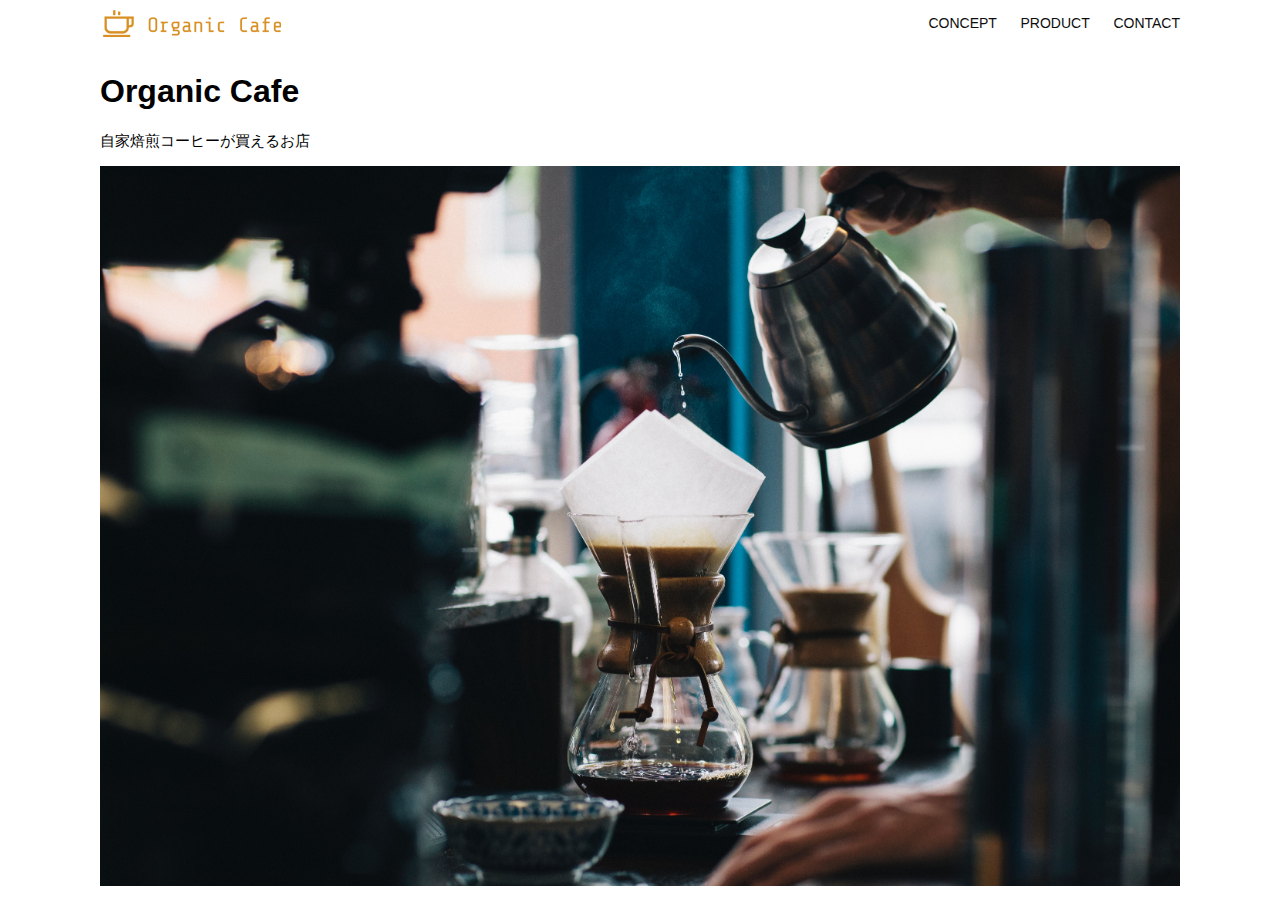
<file: kadai_013/index.html>
<!DOCTYPE html>
<html>
  <head>
    <title>Organic Cafe</title>
    <meta charset="UTF-8" />
    <meta
      name="description"
      content="自家焙煎のコーヒーがお家で楽しめるOrganic Cafe"
    />
    <meta name="viewport" content="width=device-width, initial-scale=1.0" />
    <link rel="stylesheet" href="style.css" />
  </head>
  <body>
    <!-- ヘッダー -->
    <header>
      <!-- ロゴ -->
      <a href="index.html" id="logo"
        ><img src="images/logo.png" alt="トップページに戻る"
      /></a>

      <!-- PC用ナビゲーション -->
      <nav id="nav-pc">
        <a href="index.html#concept">CONCEPT</a>
        <a href="index.html#product">PRODUCT</a>
        <a href="index.html#contact">CONTACT</a>
      </nav>

    <!-- スマホ用メニューボタン -->
     <img id="menu-sp" src="images/button-menu.png" alt="ナビゲーションを開く" onclick="document.getElementById('nav-sp').style.display = 'block'">

     <!-- スマホ用ナビゲーション -->
     <nav id="nav-sp">
       <img id="close" src="images/button-close.png" alt="ナビゲーションを閉じる" onclick="document.getElementById('nav-sp').style.display = 'none'">
       <a id="logo-sp" href="index.html" onclick="document.getElementById('nav-sp').style.display = 'none'"><img src="images/logo-sp.png" alt="トップページに戻る"></a>
       <a class="menu" href="index.html#concept" onclick="document.getElementById('nav-sp').style.display = 'none'">CONCEPT</a>
       <a class="menu" href="index.html#product" onclick="document.getElementById('nav-sp').style.display = 'none'">PRODUCT</a>
       <a class="menu" href="index.html#contact" onclick="document.getElementById('nav-sp').style.display = 'none'">CONTACT</a>
     </nav>

    </header>
    <main>
      <article>
        <!-- メインビジュアル -->
        <section id="main-visual">
          <div id="main-message">
            <h1>Organic Cafe</h1>
            <p>自家焙煎コーヒーが買えるお店</p>
          </div>
          <img
            src="images/main-image.jpg"
            alt="コーヒーをハンドドリップで淹れる画像"
          />
        </section>
      </article>
    </main>
  </body>
</html>
</file>
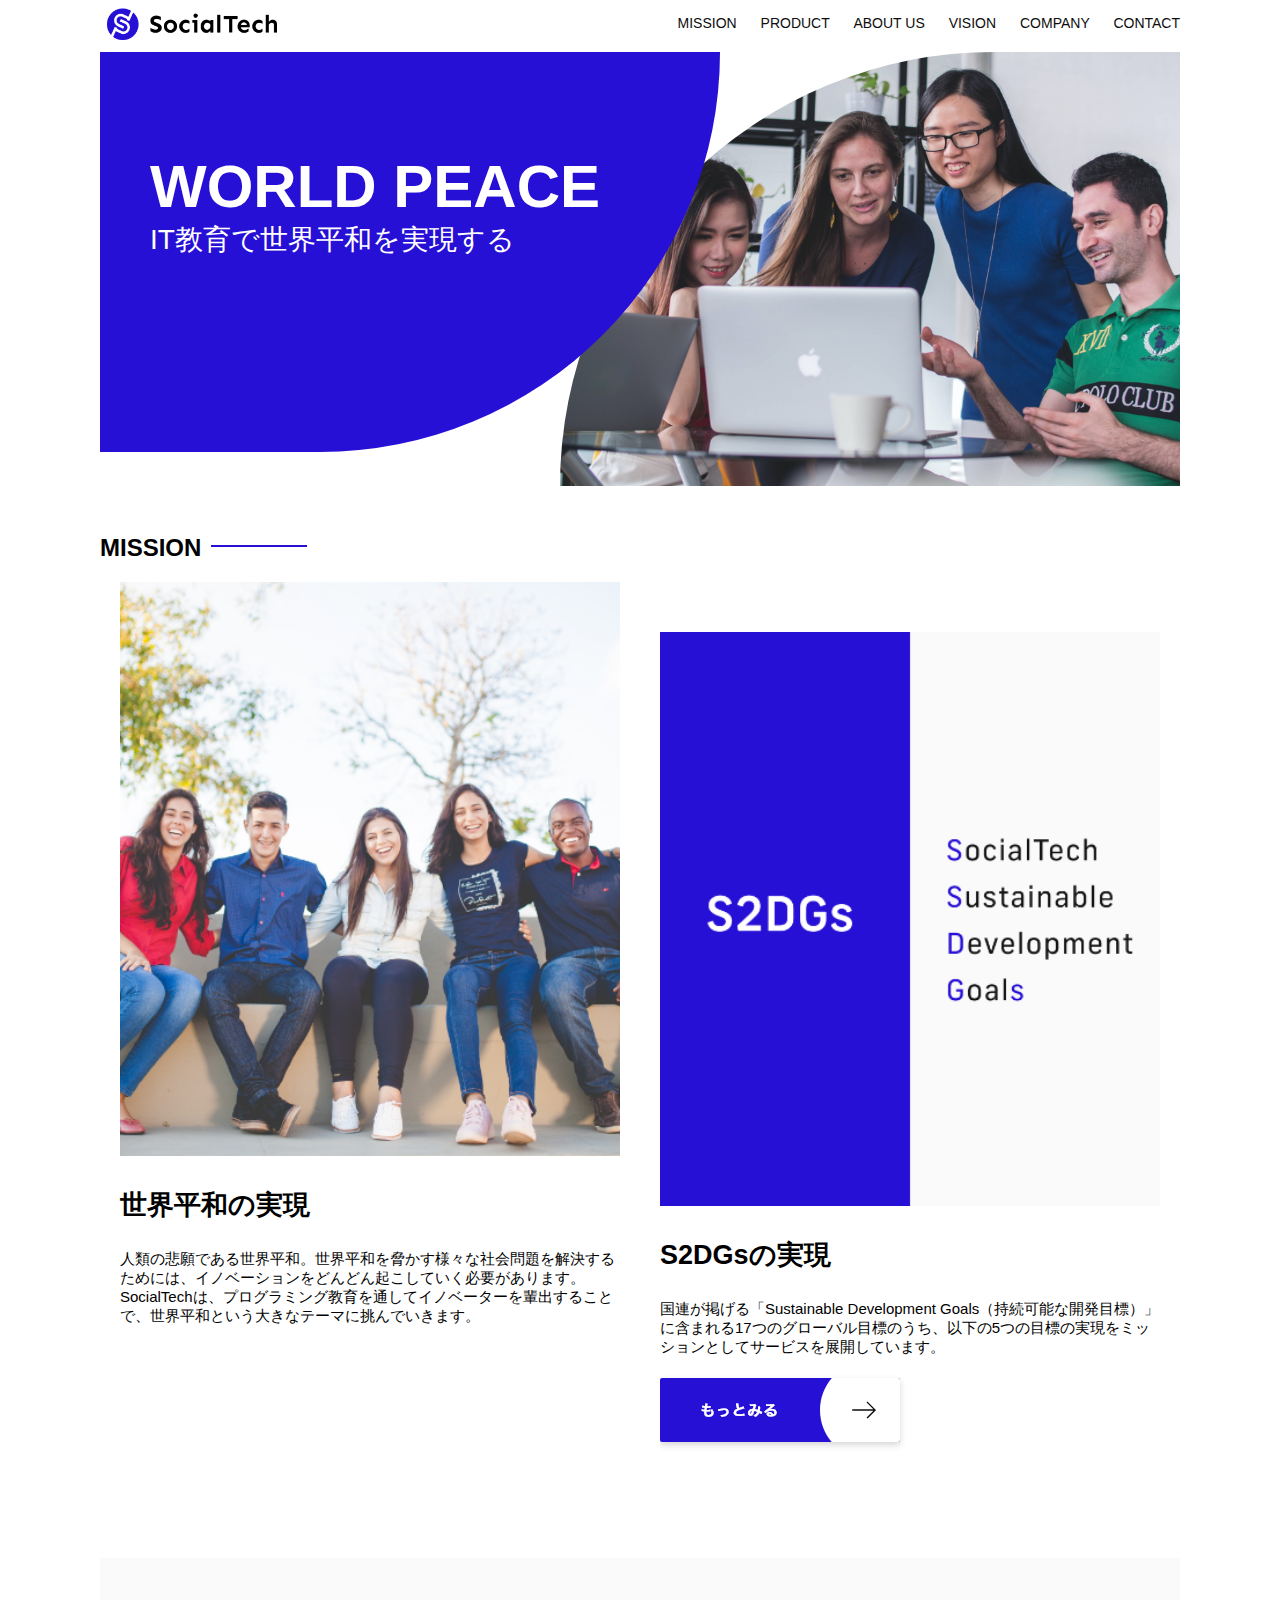
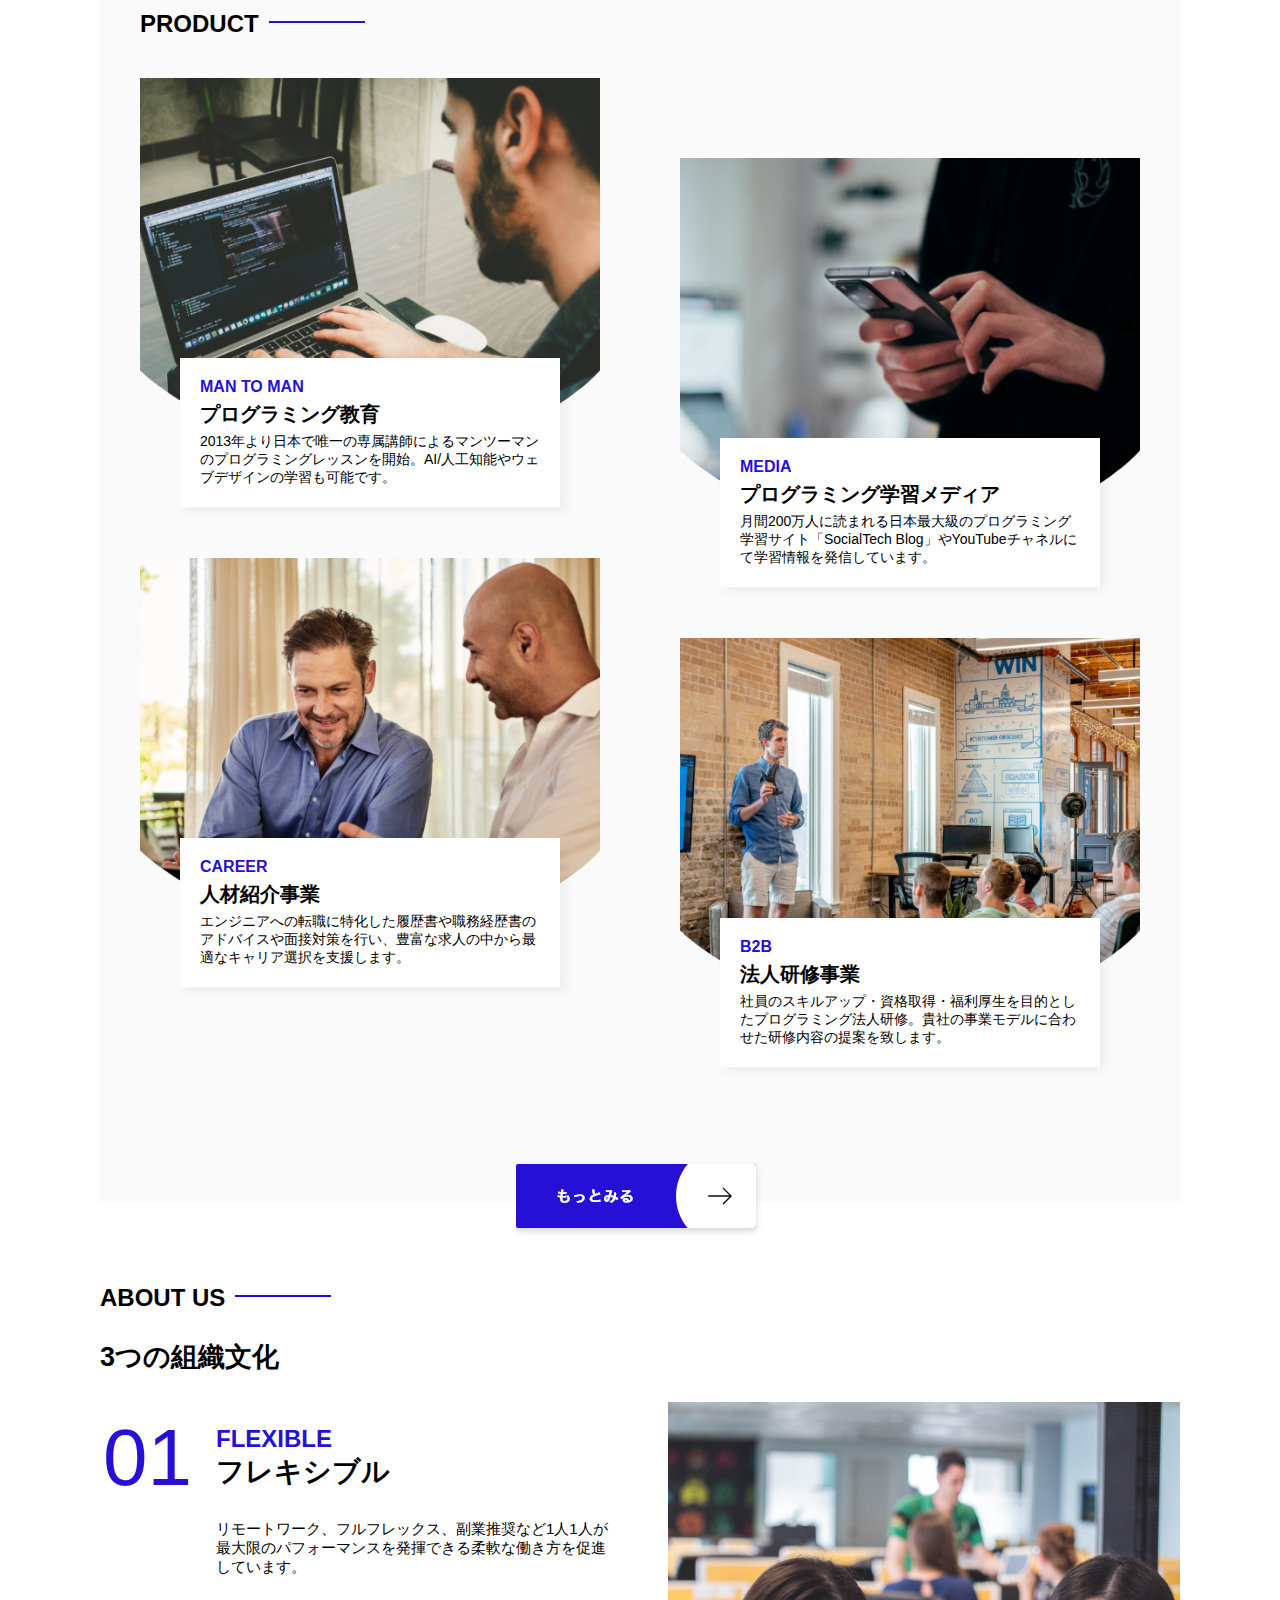
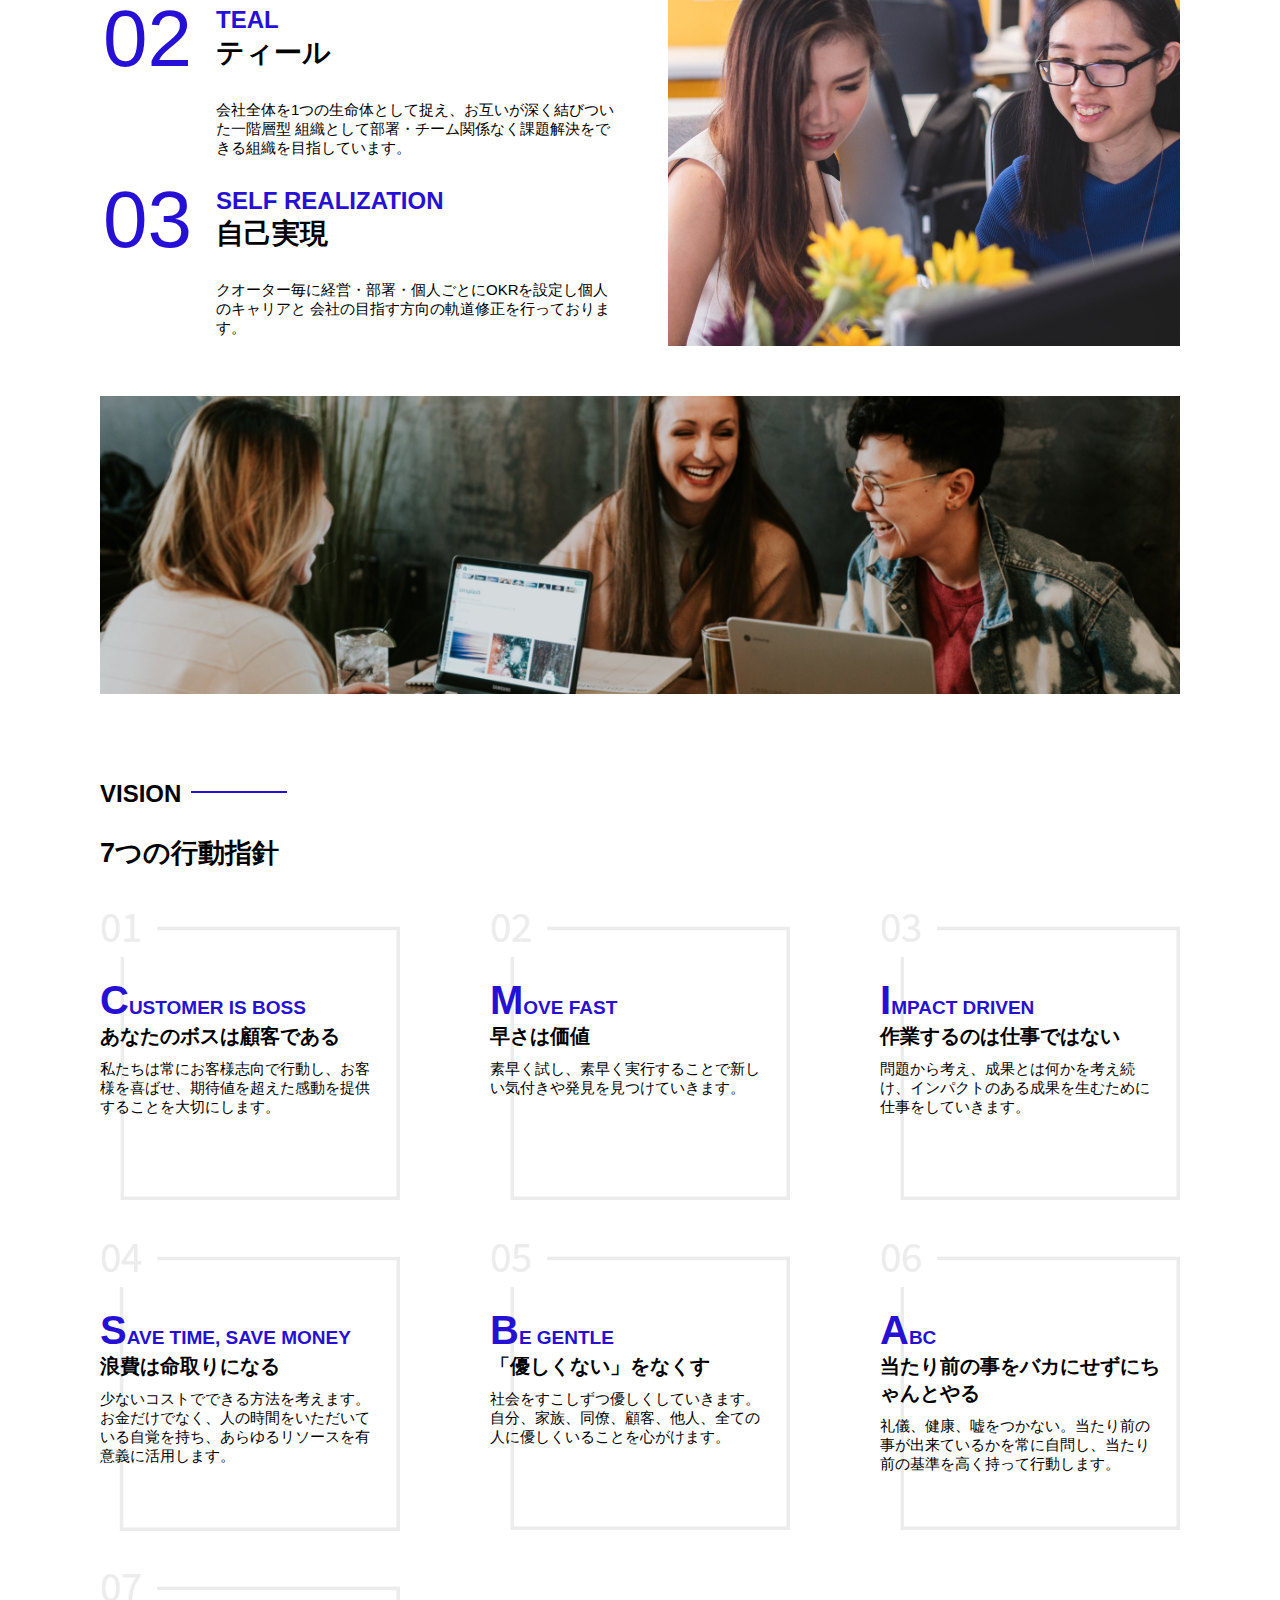
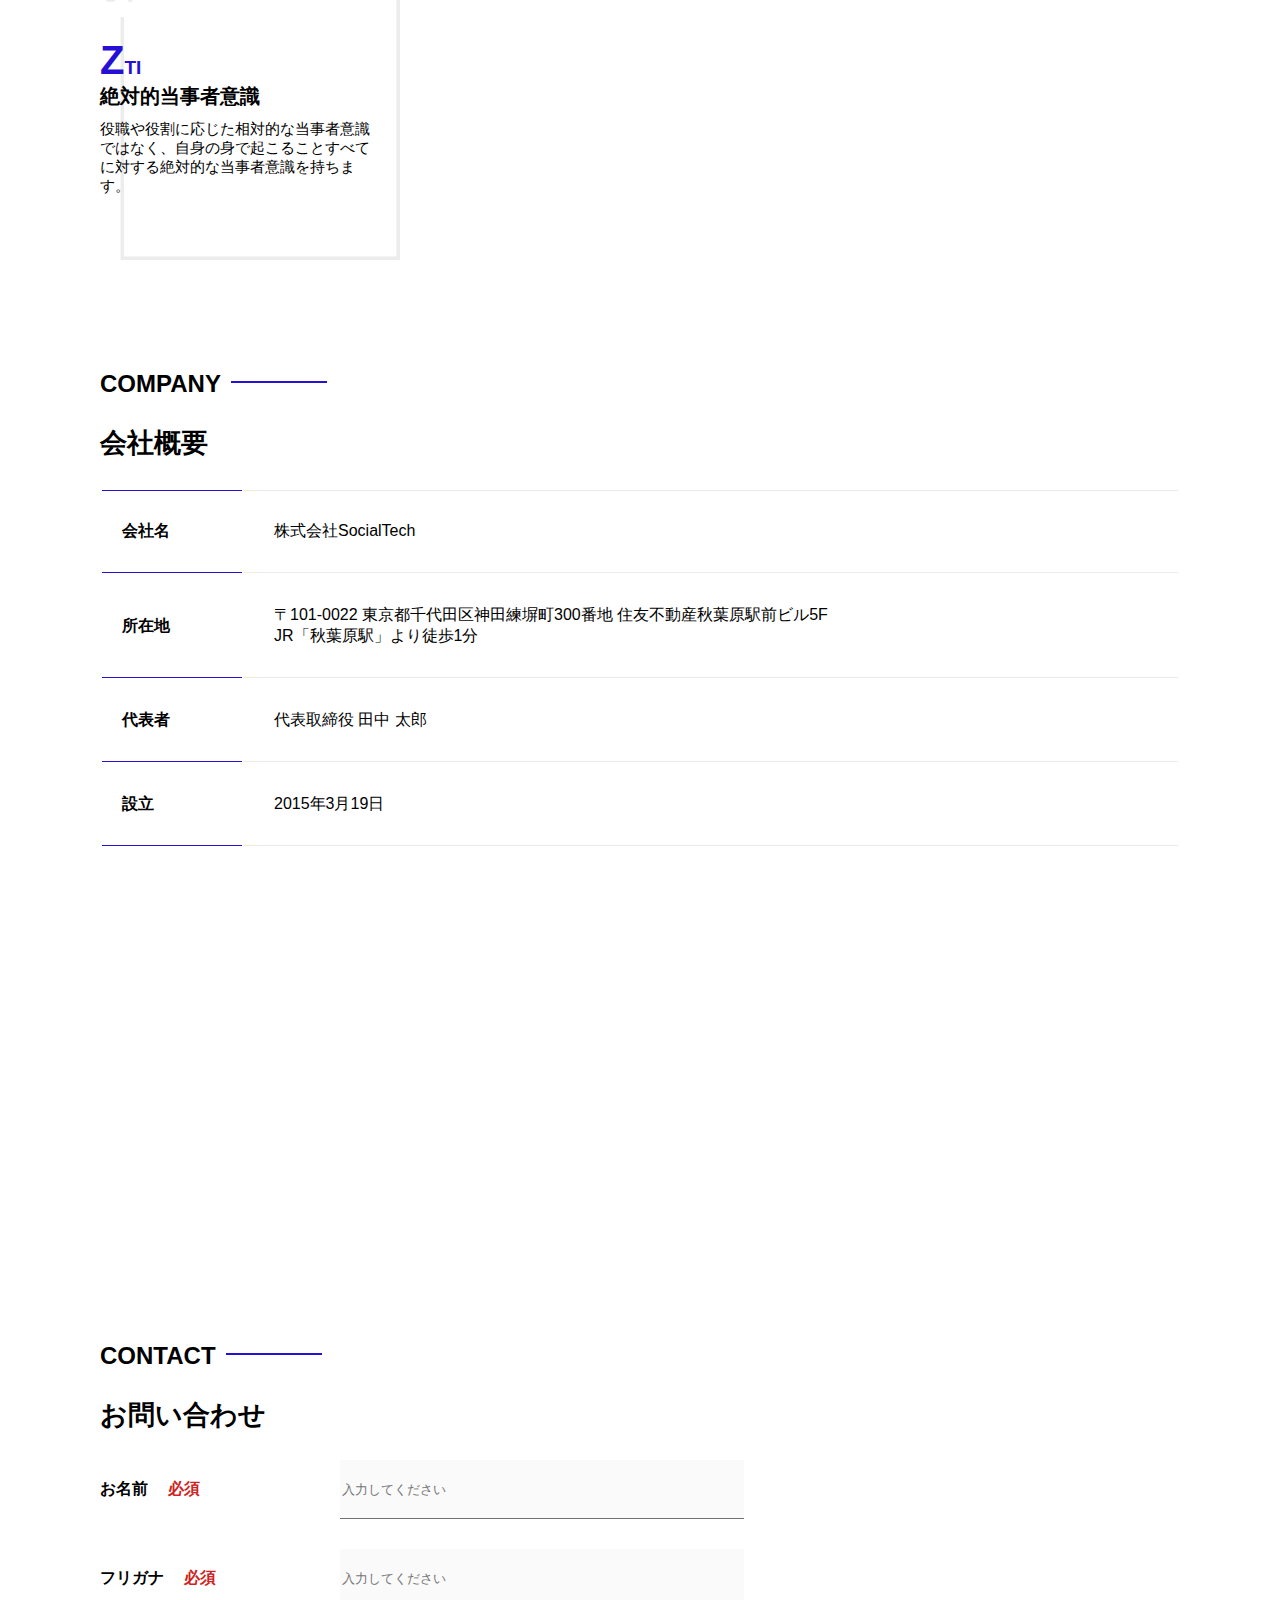
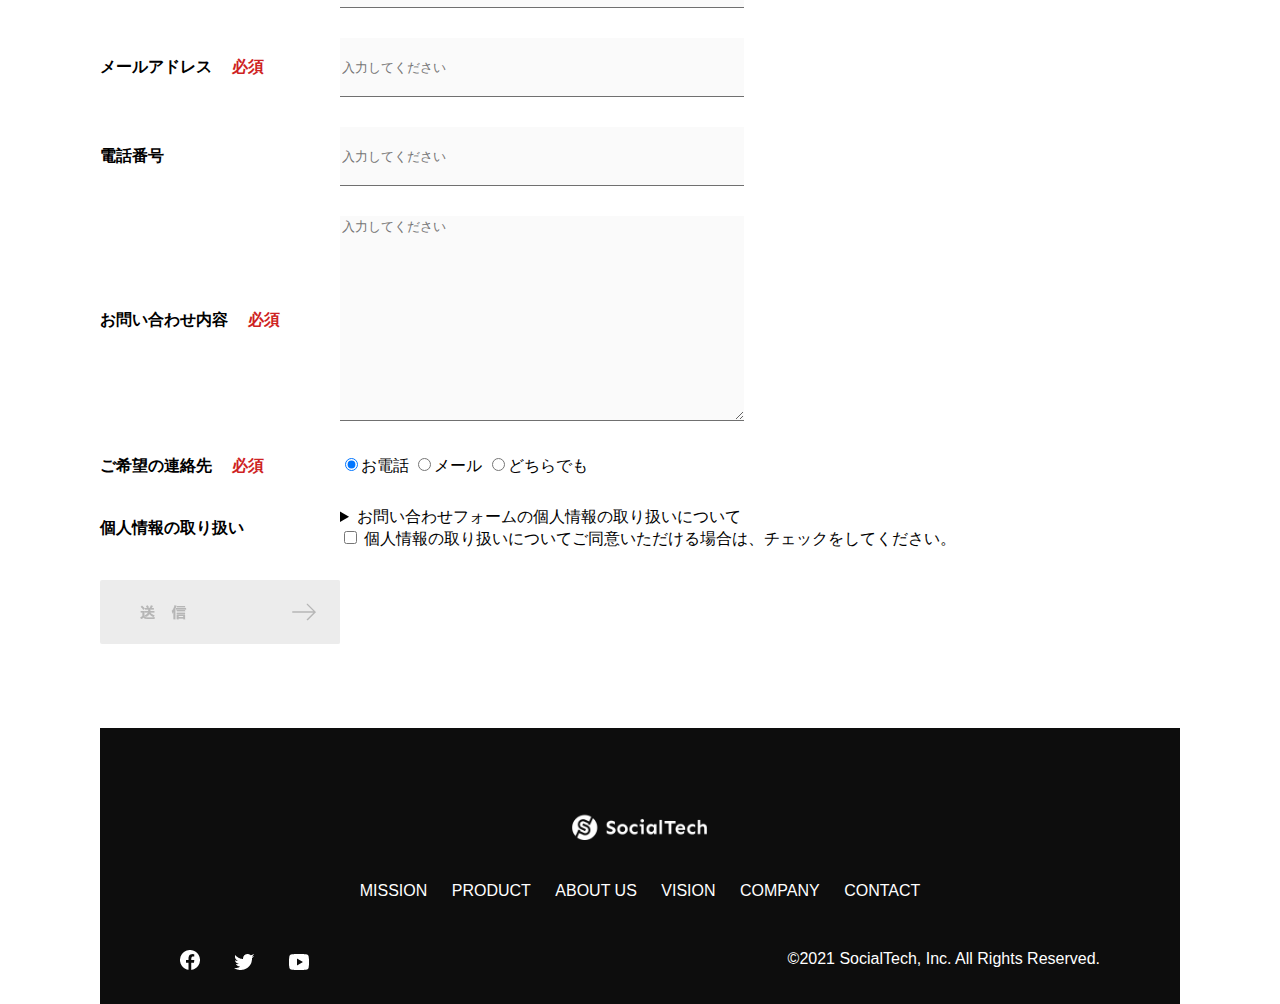
<file: kadai_tutorial_output/index.html>
<!DOCTYPE html>
<html>

<head>
    <title>SocialTech</title>
    <meta charset="utf-8">
    <meta name="description" content="SocialTechはEdTech業界のリーディングカンパニーを目指します。">
    <meta name="viewport" content="width=device-width, initial-scale=1.0">
    <link rel="stylesheet" href="style.css">
</head>

<body>
    <!-- ヘッダー -->
    <header>
        <!-- ロゴ -->
        <a href="index.html" id="logo"><img src="images/logo.png" alt="トップページに戻る"></a>

        <!-- PC用ナビゲーション -->
        <nav id="nav-pc">
            <a href="mission.html">MISSION</a>
            <a href="product.html">PRODUCT</a>
            <a href="index.html#aboutus">ABOUT US</a>
            <a href="index.html#vision">VISION</a>
            <a href="index.html#company">COMPANY</a>
            <a href="index.html#contact">CONTACT</a>
        </nav>

        <!-- スマホ用メニューボタン -->
        <img id="menu-sp" src="images/button-menu.png" alt="ナビゲーションを開く"
            onclick="document.getElementById('nav-sp').style.display = 'block'">

        <!-- スマホ用ナビゲーション -->
        <nav id="nav-sp">
            <img id="close" src="images/button-close.png" alt="ナビゲーションを閉じる"
                onclick="document.getElementById('nav-sp').style.display = 'none'">
            <a id="logo-sp" href="index.html" onclick="document.getElementById('nav-sp').style.display = 'none'"><img
                    src="images/logo-sp.png" alt="トップページに戻る"></a>
            <a class="menu" href="mission.html"
                onclick="document.getElementById('nav-sp').style.display = 'none'">MISSION</a>
            <a class="menu" href="product.html"
                onclick="document.getElementById('nav-sp').style.display = 'none'">PRODUCT</a>
            <a class="menu" href="index.html#aboutus"
                onclick="document.getElementById('nav-sp').style.display = 'none'">ABOUT US</a>
            <a class="menu" href="index.html#vision"
                onclick="document.getElementById('nav-sp').style.display = 'none'">VISION</a>
            <a class="menu" href="index.html#company"
                onclick="document.getElementById('nav-sp').style.display = 'none'">COMPANY</a>
            <a class="menu" href="index.html#contact"
                onclick="document.getElementById('nav-sp').style.display = 'none'">CONTACT</a>
            <div id="sns">
                <a href="https://www.facebook.com/sejuku2013"><img src="images/button-facebook.png"
                        alt="Facebookのリンク"></a>
                <a href="https://twitter.com/samuraijuku"><img src="images/button-twitter.png" alt="Twitterのリンク"></a>
                <a href="https://www.youtube.com/channel/UCCFOQO5aDK0xXam4cUQXT8g"><img src="images/button-youtube.png"
                        alt="YouTubeのリンク"></a>
            </div>
        </nav>
    </header>
    <main>
        <article>
            <!-- メインビジュアル -->
            <section id="main-visual">
                <div id="main-message">
                    <h1>WORLD PEACE</h1>
                    <p>IT教育で世界平和を実現する</p>
                </div>
                <img src="images/index/index-main.png" alt="PCの周りに集まる多国籍の仲間たち">
            </section>
            <section id="mission">
                <h2 class="index-h2">MISSION</h2>
                <div id="mission-flex">
                    <div>
                        <img id="mission-photo" src="images/index/index-mission.png" alt="屋外のベンチで写真を撮影する多国籍の仲間たち">
                        <h3>世界平和の実現</h3>
                        <p>
                            人類の悲願である世界平和。世界平和を脅かす様々な社会問題を解決するためには、イノベーションをどんどん起こしていく必要があります。SocialTechは、プログラミング教育を通してイノベーターを輩出することで、世界平和という大きなテーマに挑んでいきます。
                        </p>
                    </div>
                    <div>
                        <img id="s2dgs" src="images/index/s2dgs.png" alt="S2DGs">
                        <h3>S2DGsの実現</h3>
                        <p>国連が掲げる「Sustainable Development
                            Goals（持続可能な開発目標）」に含まれる17つのグローバル目標のうち、以下の5つの目標の実現をミッションとしてサービスを展開しています。</p>
                        <a href="mission.html">
                            <img src="images/button-more.png" alt="もっとみる">
                        </a>
                    </div>
                </div>
            </section>
            <!-- プロダクト -->
            <section id="product">
                <h2 class="index-h2">PRODUCT</h2>
                <div>
                    <div id="product-left">
                        <div>
                            <img class="product-photo" src="images/index/index-mantoman.png" alt="PCでコードを書く男性">
                            <div class="product-explain">
                                <span>MAN TO MAN</span>
                                <h3>プログラミング教育</h3>
                                <p>2013年より日本で唯一の専属講師によるマンツーマンのプログラミングレッスンを開始。AI/人工知能やウェブデザインの学習も可能です。</p>
                            </div>
                        </div>
                        <div>
                            <img class="product-photo" src="images/index/index-career.png" alt="笑顔で話し合う2人の男性">
                            <div class="product-explain">
                                <span>CAREER</span>
                                <h3>人材紹介事業</h3>
                                <p>エンジニアへの転職に特化した履歴書や職務経歴書のアドバイスや面接対策を行い、豊富な求人の中から最適なキャリア選択を支援します。</p>
                            </div>
                        </div>
                    </div>
                    <div id="product-right">
                        <div>
                            <img class="product-photo" src="images/index/index-media.png" alt="スマートフォンを操作する人">
                            <div class="product-explain">
                                <span>MEDIA</span>
                                <h3>プログラミング学習メディア</h3>
                                <p>月間200万人に読まれる日本最大級のプログラミング学習サイト「SocialTech
                                    Blog」やYouTubeチャネルにて学習情報を発信しています。</p>
                            </div>
                        </div>
                        <div>
                            <img class="product-photo" src="images/index/index-b2b.png" alt="講演中の男性とそれを聴く人々">
                            <div class="product-explain">
                                <span>B2B</span>
                                <h3>法人研修事業</h3>
                                <p>社員のスキルアップ・資格取得・福利厚生を目的としたプログラミング法人研修。貴社の事業モデルに合わせた研修内容の提案を致します。</p>
                            </div>
                        </div>
                    </div>
                </div>
                <div>
                    <a id="product-more" href="product.html">
                        <img src="images/button-more.png" alt="もっとみる">
                    </a>
                </div>
            </section>
            <!-- ABOUT US -->
            <section id="aboutus">
                <h2 class="index-h2">ABOUT US</h2>
                <h3>3つの組織文化</h3>
                <div>
                    <table class="culture-table">
                        <tr>
                            <td>
                                <span class="culture-num">01</span>
                            </td>
                            <td>
                                <span class="culture-en">FLEXIBLE</span>
                                <span class="culture-jp">フレキシブル</span>
                            </td>
                        </tr>
                        <tr>
                            <td>
                                <!--空のセル-->
                            </td>
                            <td>
                                <p class="culture-description">
                                    リモートワーク、フルフレックス、副業推奨など1人1人が最大限のパフォーマンスを発揮できる柔軟な働き方を促進しています。
                                </p>
                            </td>
                        </tr>
                        <tr>
                            <td>
                                <span class="culture-num">02</span>
                            </td>
                            <td>
                                <span class="culture-en">TEAL</span>
                                <span class="culture-jp">ティール</span>
                            </td>
                        </tr>
                        <tr>
                            <td>
                                <!--空のセル-->
                            </td>
                            <td>
                                <p class="culture-description">
                                    会社全体を1つの生命体として捉え、お互いが深く結びついた一階層型
                                    組織として部署・チーム関係なく課題解決をできる組織を目指しています。
                                </p>
                            </td>
                        </tr>
                        <tr>
                            <td>
                                <span class="culture-num">03</span>
                            </td>
                            <td>
                                <span class="culture-en">SELF REALIZATION</span>
                                <span class="culture-jp">自己実現</span>
                            </td>
                        </tr>
                        <tr>
                            <td>
                                <!--空のセル-->
                            </td>
                            <td>
                                <p class="culture-description">
                                    クオーター毎に経営・部署・個人ごとにOKRを設定し個人のキャリアと
                                    会社の目指す方向の軌道修正を行っております。
                                </p>
                            </td>
                        </tr>
                    </table>
                    <img class="culture-img" src="images/index/index-aboutus1.png" alt="笑顔で話し合う2人の女性">
                </div>
                <img class="culture-img2" src="images/index/index-aboutus2.png" alt="笑顔で話し合う3人の男女">
            </section>
            <!-- VISION -->
            <section id="vision">
                <h2 class="index-h2">VISION</h2>
                <h3>7つの行動指針</h3>
                <div>
                    <div class="vision-box">
                        <img src="images/index/vision-01.png" alt="01">
                        <span>
                            <h4>CUSTOMER IS BOSS</h4>
                            <h5>あなたのボスは顧客である</h5>
                            <p>私たちは常にお客様志向で行動し、お客様を喜ばせ、期待値を超えた感動を提供することを大切にします。</p>
                        </span>
                    </div>
                    <div class="vision-box">
                        <img src="images/index/vision-02.png" alt="02">
                        <span>
                            <h4>MOVE FAST</h4>
                            <h5>早さは価値</h5>
                            <p>素早く試し、素早く実行することで新しい気付きや発見を見つけていきます。</p>
                        </span>
                    </div>
                    <div class="vision-box">
                        <img src="images/index/vision-03.png" alt="03">
                        <span>
                            <h4>IMPACT DRIVEN</h4>
                            <h5>作業するのは仕事ではない</h5>
                            <p>問題から考え、成果とは何かを考え続け、インパクトのある成果を生むために仕事をしていきます。</p>
                        </span>
                    </div>
                    <div class="vision-box">
                        <img src="images/index//vision-04.png" alt="04">
                        <span>
                            <h4>SAVE TIME, SAVE MONEY</h4>
                            <h5>浪費は命取りになる</h5>
                            <p>少ないコストでできる方法を考えます。お金だけでなく、人の時間をいただいている自覚を持ち、あらゆるリソースを有意義に活用します。</p>
                        </span>

                    </div>
                    <div class="vision-box">
                        <img src="images/index/vision-05.png" alt="05">
                        <span>
                            <h4>BE GENTLE</h4>
                            <h5>「優しくない」をなくす</h5>
                            <p>社会をすこしずつ優しくしていきます。自分、家族、同僚、顧客、他人、全ての人に優しくいることを心がけます。</p>
                        </span>
                    </div>
                    <div class="vision-box">
                        <img src="images/index/vision-06.png" alt="06">
                        <span>
                            <h4>ABC</h4>
                            <h5>当たり前の事をバカにせずにちゃんとやる</h5>
                            <p>礼儀、健康、嘘をつかない。当たり前の事が出来ているかを常に自問し、当たり前の基準を高く持って行動します。</p>
                        </span>
                    </div>
                    <div class="vision-box">
                        <img src="images/index/vision-07.png" alt="07">
                        <span>
                            <h4>ZTI</h4>
                            <h5>絶対的当事者意識</h5>
                            <p>役職や役割に応じた相対的な当事者意識ではなく、自身の身で起こることすべてに対する絶対的な当事者意識を持ちます。</p>
                        </span>
                    </div>
                </div>
            </section>
            <!-- COMPANY -->
            <section id="company">
                <h2 class="index-h2">COMPANY</h2>
                <h3>会社概要</h3>
                <table id="company-table">
                    <tr>
                        <th class="tableheader-first">会社名</th>
                        <td class="cell-first">株式会社SocialTech</td>
                    </tr>
                    <tr>
                        <th class="tableheader">所在地</th>
                        <td class="cell">〒101-0022 東京都千代田区神田練塀町300番地 住友不動産秋葉原駅前ビル5F<br>JR「秋葉原駅」より徒歩1分</td>
                    </tr>
                    <tr>
                        <th class="tableheader">代表者</th>
                        <td class="cell">代表取締役 田中 太郎</td>
                    </tr>
                    <tr>
                        <th class="tableheader">設立</th>
                        <td class="cell">2015年3月19日</td>
                    </tr>
                </table>
                <iframe
                    src="https://www.google.com/maps/embed?pb=!1m18!1m12!1m3!1d3240.0688551336807!2d139.7720776771055!3d35.69992317258124!2m3!1f0!2f0!3f0!3m2!1i1024!2i768!4f13.1!3m3!1m2!1s0x60188fee13660e23%3A0x77137876edf742ac!2z5L2P5Y-L5LiN5YuV55Sj56eL6JGJ5Y6f6aeF5YmN44OT44Or!5e0!3m2!1sja!2sjp!4v1704858013291!5m2!1sja!2sjp"
                    style="border:0;" allowfullscreen="" loading="lazy">
                </iframe>
            </section>
            <!-- お問い合わせフォーム -->
            <section id="contact">
                <h2 class="index-h2">CONTACT</h2>
                <h3>お問い合わせ</h3>
                <form>

                    <div>
                        <div class="contact-heading">
                            <label class="contact-label">お名前<span class="contact-span">必須</span></label>
                        </div>
                        <div>
                            <input type="text" name="name" placeholder="入力してください" class="contact-textbox">
                        </div>
                    </div>
                    <div>
                        <div class="contact-heading">
                            <label class="contact-label">フリガナ<span class="contact-span">必須</span></label>
                        </div>
                        <div>
                            <input type="text" name="hurigana" placeholder="入力してください" class="contact-textbox">
                        </div>
                    </div>
                    <div>
                        <div class="contact-heading">
                            <label class="contact-label">メールアドレス<span class="contact-span">必須</span></label>
                        </div>
                        <div>
                            <input type="text" name="email" placeholder="入力してください" class="contact-textbox">
                        </div>
                    </div>
                    <div>
                        <div class="contact-heading">
                            <label class="contact-label">電話番号</label>
                        </div>
                        <div>
                            <input type="text" name="tel" placeholder="入力してください" class="contact-textbox">
                        </div>
                    </div>
                    <div>
                        <div class="contact-heading">
                            <label class="contact-label">お問い合わせ内容<span class="contact-span">必須</span></label>
                        </div>
                        <div>
                            <textarea class="contact-textarea " placeholder="入力してください" name="message"></textarea>
                        </div>
                    </div>
                    <div>
                        <div class="contact-heading">
                            <label class="contact-label">ご希望の連絡先<span class="contact-span">必須</span></label>
                        </div>
                        <div>
                            <input class="radiobutton" type="radio" value="tel" name="contact"
                                checked><label>お電話</label>
                            <input class="radiobutton" type="radio" value="mail" name="contact"><label>メール</label>
                            <input class="radiobutton" type="radio" value="both" name="contact"><label>どちらでも</label>
                        </div>
                    </div>
                    <div>
                        <div class="contact-heading">
                            <label class="contact-label">個人情報の取り扱い</label>
                        </div>
                        <div>
                            <details>
                                <summary>お問い合わせフォームの個人情報の取り扱いについて</summary>
                                <div>
                                    <span>１．組織の名称又は氏名</span><br>
                                    株式会社SocialTech<br><br>
                                    <span>２．個人情報保護管理者（若しくはその代理人）の氏名又は職名、所属及び連絡先
                                        鈴木 一郎 コーポレート部</span><br>
                                    メールアドレス：samurai@example.com<br>
                                    TEL：03-1234-5678<br>
                                    <span>３．個人情報の利用目的</span><br>
                                    ・本サービス及び本サービスに関連する情報の提供又はそれらに関する連絡のため<br>
                                    ・ユーザーの本人確認のため<br>
                                    ・当社サービスのご案内のため<br>
                                    ・当社の商品等の広告または宣伝（電子メールによるものを含むものとします。）<br><br>
                                    <span>４．個人情報の取り扱い業務の委託</span><br>
                                    個人情報の取扱業務の全部または一部を外部に業務委託する場合があります。<br>
                                    その際、弊社は、個人情報を適切に保護できる管理体制を敷き実行していることを条件として<br>
                                    委託先を厳選したうえで、機密保持契約を委託先と締結し、お客様の個人情報を厳密に管理させます。<br><br>
                                    <span>５．個人情報の開示等の請求</span><br>
                                    お客様は、弊社に対してご自身の個人情報の開示等（利用目的の通知、開示、内容の訂正・追加・削除、利用の停止または消去、第三者への提供の停止）に関して、当社問合わせ窓口に申し出ることができます。<br>
                                    その際、弊社はお客様ご本人を確認させていただいたうえで、合理的な期間内に対応いたします。<br><br>
                                    なお、個人情報に関する弊社問合わせ先は、次の通りです。<br><br>
                                    株式会社SocialTech　個人情報問合せ窓口<br>
                                    〒101-0022 東京都千代田区神田練塀町300番地 住友不動産秋葉原駅前ビル5F<br>
                                    メールアドレス：samurai@example.com　TEL：03-1234-5678<br><br>
                                    <span>６．個人情報を提供されることの任意性について</span><br><br>
                                    お客様がご自身の個人情報を弊社に提供されるか否かは、お客様のご判断によりますが、もしご提供されない場合には、適切なサービスが提供できない場合がありますので予めご了承ください。
                                </div>
                            </details>
                            <input type="checkbox" name="agree">
                            <span>個人情報の取り扱いについてご同意いただける場合は、チェックをしてください。</span>
                        </div>
                    </div>
                    <input type="image" src="images/button-submit.png" alt="送信する">
                </form>
            </section>
        </article>
        <footer>
            <div id="footer-logo">
                <img src="images/logo-sp.png" alt="SocialTech">
            </div>
            <div id="footer-link">
                <a href="mission.html">MISSION</a>
                <a href="product.html">PRODUCT</a>
                <a href="index.html#aboutus">ABOUT US</a>
                <a href="index.html#vision">VISION</a>
                <a href="index.html#company">COMPANY</a>
                <a href="index.html#contact">CONTACT</a>
            </div>
            <div id="sns-footer">
                <a href="https://www.facebook.com/sejuku2013"><img src="images/button-facebook.png"
                        alt="Facebookのリンク"></a>
                <a href="https://twitter.com/samuraijuku"><img src="images/button-twitter.png" alt="Twitterのリンク"></a>
                <a href="https://www.youtube.com/channel/UCCFOQO5aDK0xXam4cUQXT8g"><img src="images/button-youtube.png"
                        alt="YouTubeのリンク"></a>
                <span id="copyright">&copy;2021 SocialTech, Inc. All Rights Reserved. </span>
            </div>
        </footer>
    </main>
</body>

</html>
</file>
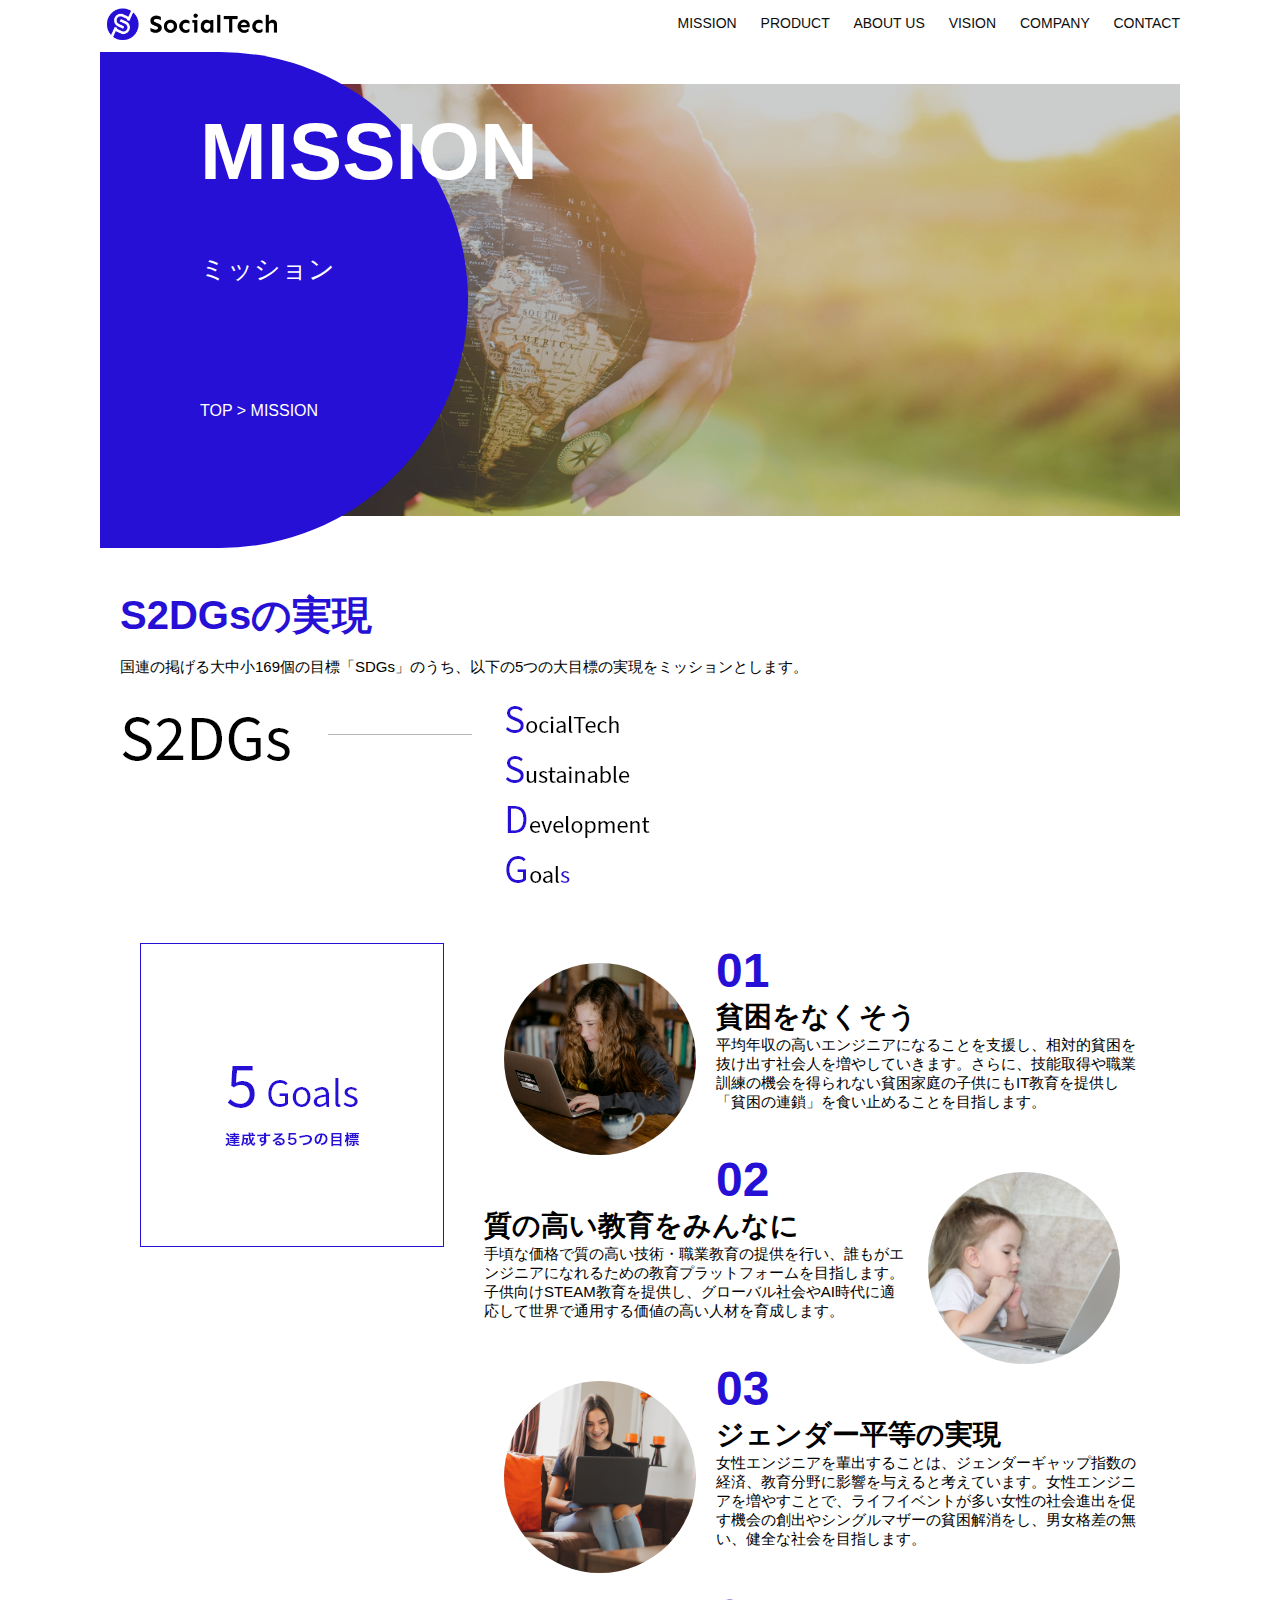
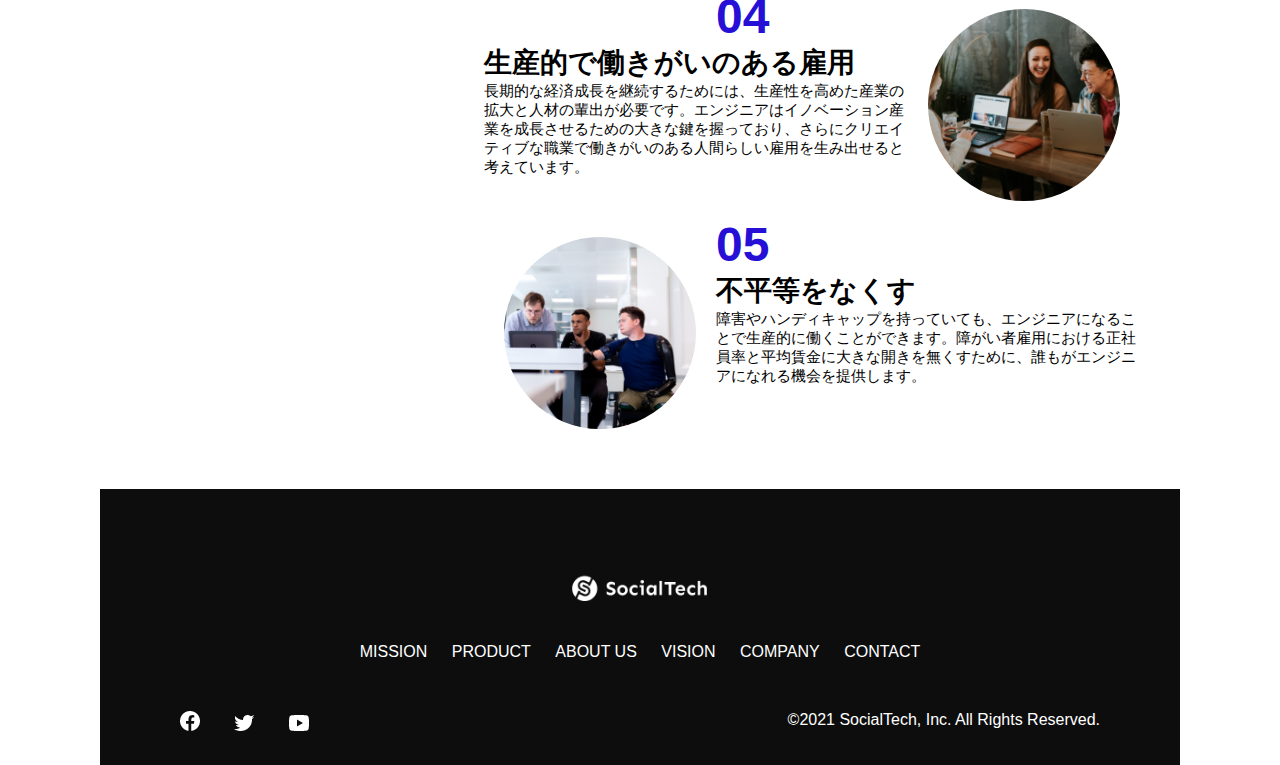
<file: kadai_tutorial_output/mission.html>
<!DOCTYPE html>
<html>

<head>
    <title>SocialTech - MISSION ミッション -</title>
    <meta charset="utf-8">
    <meta name="description" content="SocialTechが目指す5つの目標（S2DGs）を紹介します">
    <meta name="viewport" content="width=device-width, initial-scale=1.0">
    <link rel="stylesheet" href="style.css">
</head>

<body>
    <!-- ヘッダー -->
    <header>
        <!-- ロゴ -->
        <a href="index.html" id="logo"><img src="images/logo.png" alt="トップページに戻る"></a>

        <!-- PC用ナビゲーション -->
        <nav id="nav-pc">
            <a href="mission.html">MISSION</a>
            <a href="product.html">PRODUCT</a>
            <a href="index.html#aboutus">ABOUT US</a>
            <a href="index.html#vision">VISION</a>
            <a href="index.html#company">COMPANY</a>
            <a href="index.html#contact">CONTACT</a>
        </nav>

        <!-- スマホ用メニューボタン -->
        <img id="menu-sp" src="images/button-menu.png" alt="ナビゲーションを開く"
            onclick="document.getElementById('nav-sp').style.display = 'block'">

        <!-- スマホ用ナビゲーション -->
        <nav id="nav-sp">
            <img id="close" src="images/button-close.png" alt="ナビゲーションを閉じる"
                onclick="document.getElementById('nav-sp').style.display = 'none'">
            <a id="logo-sp" href="index.html" onclick="document.getElementById('nav-sp').style.display = 'none'"><img
                    src="images/logo-sp.png" alt="トップページに戻る"></a>
            <a class="menu" href="mission.html"
                onclick="document.getElementById('nav-sp').style.display = 'none'">MISSION</a>
            <a class="menu" href="product.html"
                onclick="document.getElementById('nav-sp').style.display = 'none'">PRODUCT</a>
            <a class="menu" href="index.html#aboutus"
                onclick="document.getElementById('nav-sp').style.display = 'none'">ABOUT US</a>
            <a class="menu" href="index.html#vision"
                onclick="document.getElementById('nav-sp').style.display = 'none'">VISION</a>
            <a class="menu" href="index.html#company"
                onclick="document.getElementById('nav-sp').style.display = 'none'">COMPANY</a>
            <a class="menu" href="index.html#contact"
                onclick="document.getElementById('nav-sp').style.display = 'none'">CONTACT</a>
            <div id="sns">
                <a href="https://www.facebook.com/sejuku2013"><img src="images/button-facebook.png"
                        alt="Facebookのリンク"></a>
                <a href="https://twitter.com/samuraijuku"><img src="images/button-twitter.png" alt="Twitterのリンク"></a>
                <a href="https://www.youtube.com/channel/UCCFOQO5aDK0xXam4cUQXT8g"><img src="images/button-youtube.png"
                        alt="YouTubeのリンク"></a>
            </div>
        </nav>
    </header>
    <main>
        <article>
            <section id="mission-main">
                <div id="mission-title">
                    <h1>MISSION</h1>
                    <span>ミッション</span>
                    <div>TOP > MISSION</div>
                </div>
            </section>
            <section id="mission-s2dgs">
                <h2 class="mission-h2">S2DGsの実現</h2>
                <p>国連の掲げる大中小169個の目標「SDGs」のうち、以下の5つの大目標の実現をミッションとします。</p>
                <img src="images/mission/mission-s2dgs.png" alt="S2DGs">
            </section>
            <section id="mission-5goals">
                <div>
                    <img id="s2dgs-image" src="images/mission/mission-5goals.png" alt="5Goals">
                </div>
                <div>
                    <div>
                        <img class="fivegoals-image-left" src="images/mission/mission-5goals01.png" alt="PCを操作する女の子">
                        <span class="fivegoals-number">01</span>
                        <h3 class="fivegoals-h3">貧困をなくそう</h3>
                        <p class="fivegoals-p">
                            平均年収の高いエンジニアになることを支援し、相対的貧困を抜け出す社会人を増やしていきます。さらに、技能取得や職業訓練の機会を得られない貧困家庭の子供にもIT教育を提供し「貧困の連鎖」を食い止めることを目指します。
                        </p>
                    </div>
                    <div>
                        <img class="fivegoals-image-right" src="images/mission/mission-5goals02.png"
                            alt="PCを見つめる小さい女の子">
                        <span class="fivegoals-number">02</span>
                        <h3 class="fivegoals-h3">質の高い教育をみんなに</h3>
                        <p class="fivegoals-p">
                            手頃な価格で質の高い技術・職業教育の提供を行い、誰もがエンジニアになれるための教育プラットフォームを目指します。子供向けSTEAM教育を提供し、グローバル社会やAI時代に適応して世界で通用する価値の高い人材を育成します。
                        </p>
                    </div>
                    <div>
                        <img class="fivegoals-image-left" src="images/mission/mission-5goals03.png" alt="PCを操作する女性">

                        <span class="fivegoals-number">03</span>
                        <h3 class="fivegoals-h3">ジェンダー平等の実現</h3>
                        <p class="fivegoals-p">
                            女性エンジニアを輩出することは、ジェンダーギャップ指数の経済、教育分野に影響を与えると考えています。女性エンジニアを増やすことで、ライフイベントが多い女性の社会進出を促す機会の創出やシングルマザーの貧困解消をし、男女格差の無い、健全な社会を目指します。
                        </p>
                    </div>
                    <div>
                        <img class="fivegoals-image-right" src="images/mission/mission-5goals04.png" alt="笑顔で話し合う3人の男女">
                        <span class="fivegoals-number">04</span>
                        <h3 class="fivegoals-h3">生産的で働きがいのある雇用</h3>
                        <p class="fivegoals-p">
                            長期的な経済成長を継続するためには、生産性を高めた産業の拡大と人材の輩出が必要です。エンジニアはイノベーション産業を成長させるための大きな鍵を握っており、さらにクリエイティブな職業で働きがいのある人間らしい雇用を生み出せると考えています。
                        </p>
                    </div>
                    <div>
                        <img class="fivegoals-image-left" src="images/mission/mission-5goals05.png"
                            alt="障害を持つ男性が生き生きと働く様子">
                        <span class="fivegoals-number">05</span>
                        <h3 class="fivegoals-h3">不平等をなくす</h3>
                        <p class="fivegoals-p">
                            障害やハンディキャップを持っていても、エンジニアになることで生産的に働くことができます。障がい者雇用における正社員率と平均賃金に大きな開きを無くすために、誰もがエンジニアになれる機会を提供します。
                        </p>
                    </div>
                </div>
            </section>
        </article>
        <footer>
            <div id="footer-logo">
                <img src="images/logo-sp.png" alt="SocialTech">
            </div>
            <div id="footer-link">
                <a href="mission.html">MISSION</a>
                <a href="product.html">PRODUCT</a>
                <a href="index.html#aboutus">ABOUT US</a>
                <a href="index.html#vision">VISION</a>
                <a href="index.html#company">COMPANY</a>
                <a href="index.html#contact">CONTACT</a>
            </div>
            <div id="sns-footer">
                <a href="https://www.facebook.com/sejuku2013"><img src="images/button-facebook.png"
                        alt="Facebookのリンク"></a>
                <a href="https://twitter.com/samuraijuku"><img src="images/button-twitter.png" alt="Twitterのリンク"></a>
                <a href="https://www.youtube.com/channel/UCCFOQO5aDK0xXam4cUQXT8g"><img src="images/button-youtube.png"
                        alt="YouTubeのリンク"></a>
                <span id="copyright">&copy;2021 SocialTech, Inc. All Rights Reserved. </span>
            </div>
        </footer>
    </main>
</body>

</html>
</file>
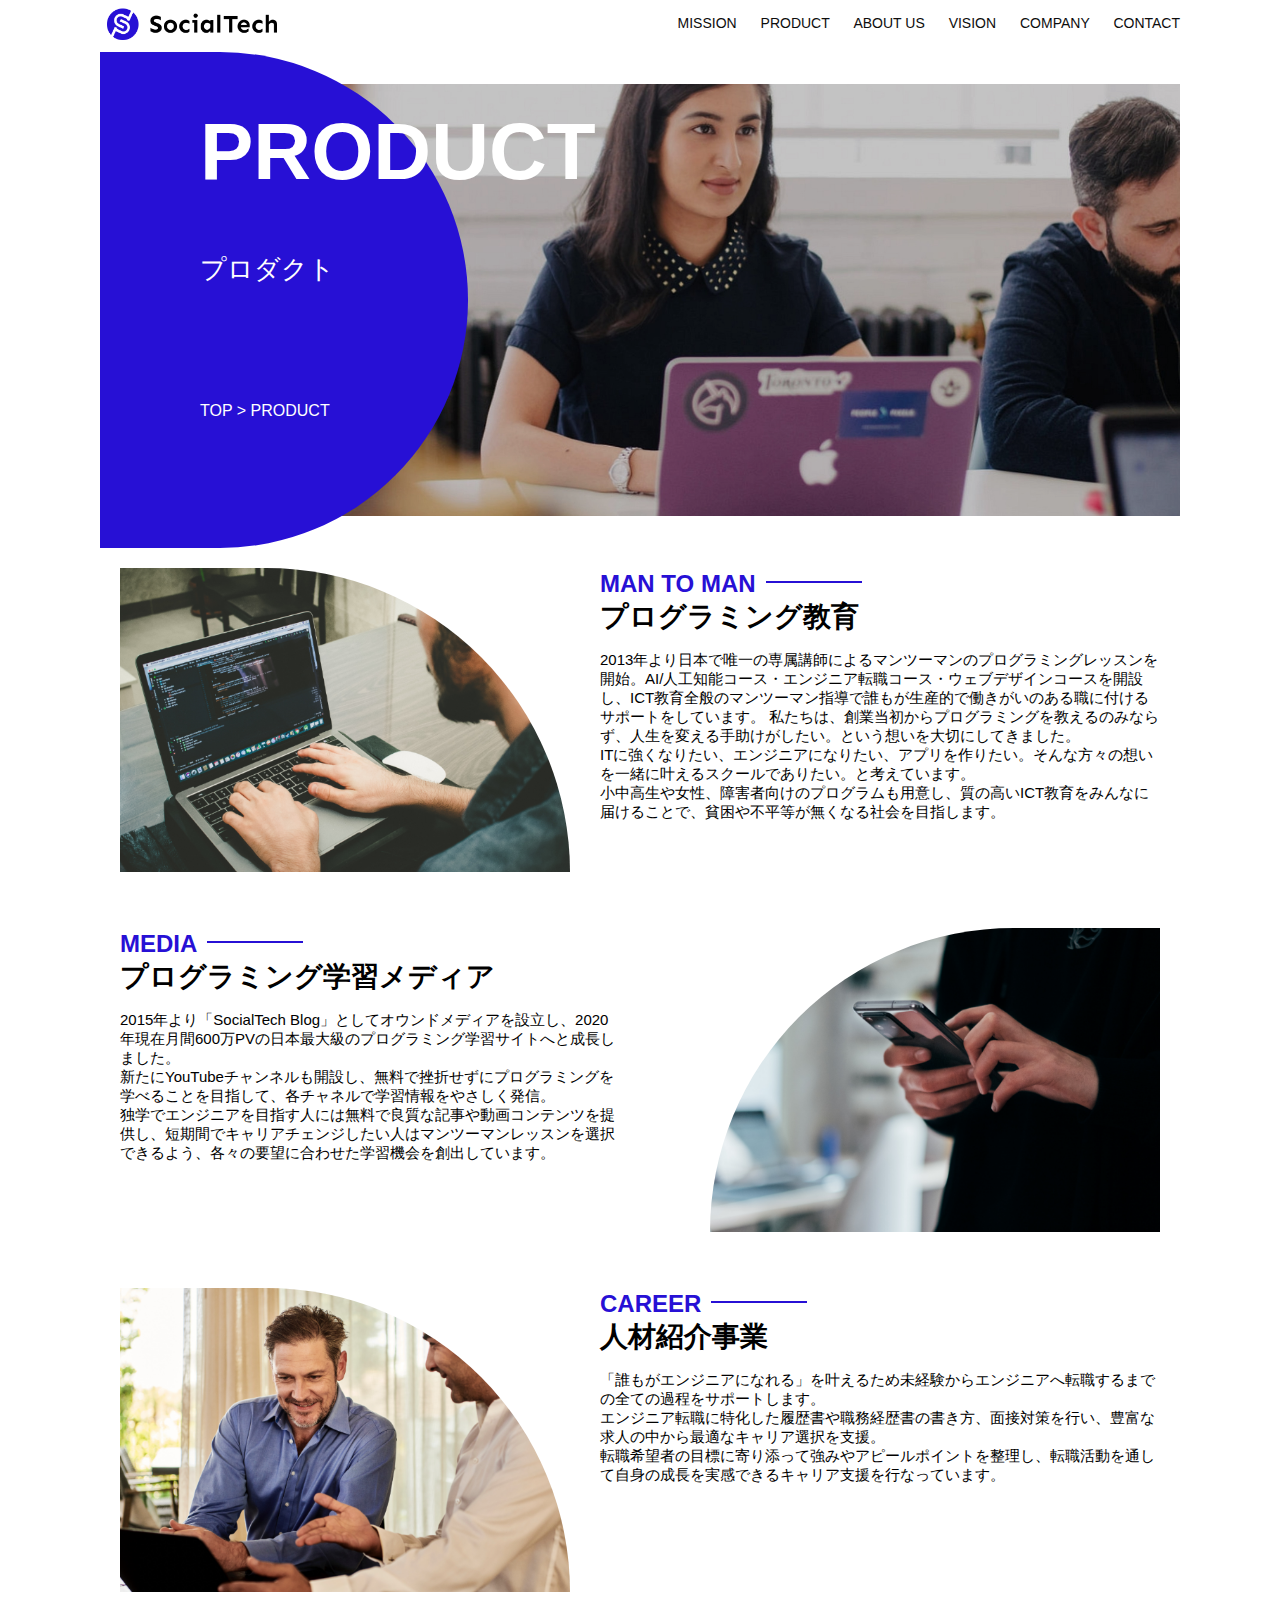
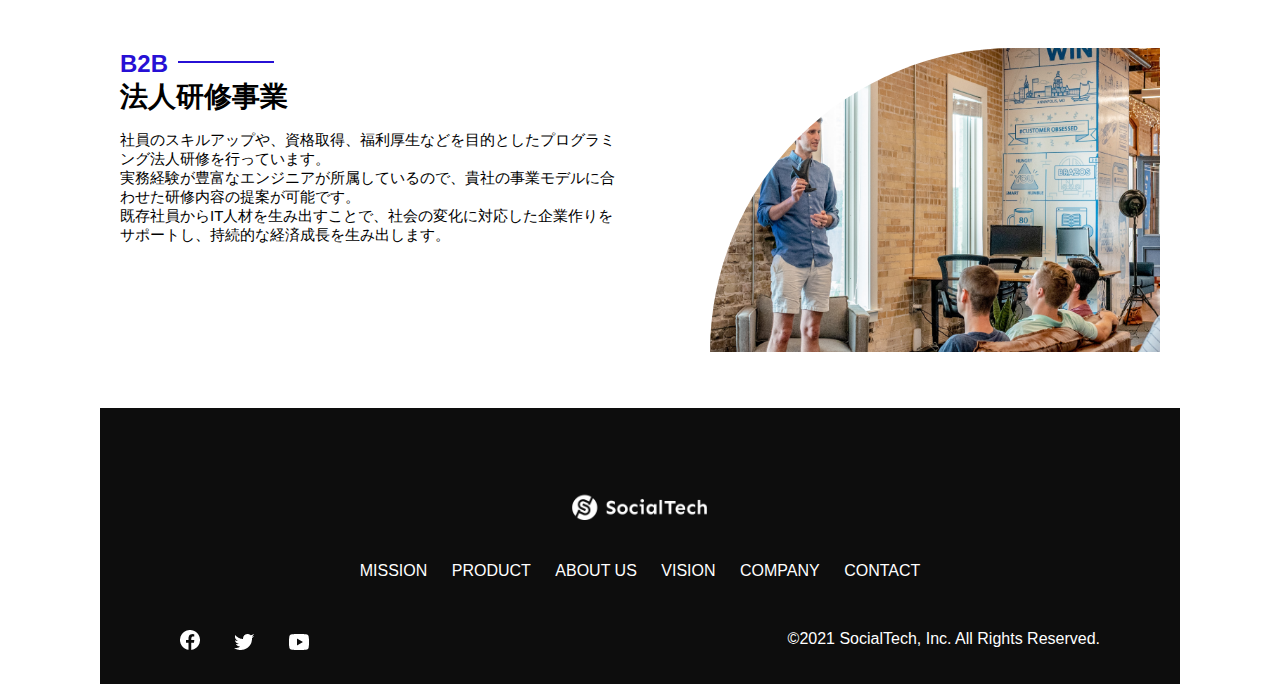
<file: kadai_tutorial_output/product.html>
<!DOCTYPE html>
<html>

<head>
    <title>SocialTech -PRODUCT プロダクト-</title>
    <meta charset="utf-8">
    <meta name="description" content="SocialTechの4つのプロダクトを紹介します">
    <meta name="viewport" content="width=device-width, initial-scale=1.0">
    <link rel="stylesheet" href="style.css">
</head>

<body>
    <!-- ヘッダー -->
    <header>
        <!-- ロゴ -->
        <a href="index.html" id="logo"><img src="images/logo.png" alt="トップページに戻る"></a>

        <!-- PC用ナビゲーション -->
        <nav id="nav-pc">
            <a href="mission.html">MISSION</a>
            <a href="product.html">PRODUCT</a>
            <a href="index.html#aboutus">ABOUT US</a>
            <a href="index.html#vision">VISION</a>
            <a href="index.html#company">COMPANY</a>
            <a href="index.html#contact">CONTACT</a>
        </nav>

        <!-- スマホ用メニューボタン -->
        <img id="menu-sp" src="images/button-menu.png" alt="ナビゲーションを開く"
            onclick="document.getElementById('nav-sp').style.display = 'block'">

        <!-- スマホ用ナビゲーション -->
        <nav id="nav-sp">
            <img id="close" src="images/button-close.png" alt="ナビゲーションを閉じる"
                onclick="document.getElementById('nav-sp').style.display = 'none'">
            <a id="logo-sp" href="index.html" onclick="document.getElementById('nav-sp').style.display = 'none'"><img
                    src="images/logo-sp.png" alt="トップページに戻る"></a>
            <a class="menu" href="mission.html"
                onclick="document.getElementById('nav-sp').style.display = 'none'">MISSION</a>
            <a class="menu" href="product.html"
                onclick="document.getElementById('nav-sp').style.display = 'none'">PRODUCT</a>
            <a class="menu" href="index.html#aboutus"
                onclick="document.getElementById('nav-sp').style.display = 'none'">ABOUT US</a>
            <a class="menu" href="index.html#vision"
                onclick="document.getElementById('nav-sp').style.display = 'none'">VISION</a>
            <a class="menu" href="index.html#company"
                onclick="document.getElementById('nav-sp').style.display = 'none'">COMPANY</a>
            <a class="menu" href="index.html#contact"
                onclick="document.getElementById('nav-sp').style.display = 'none'">CONTACT</a>
            <div id="sns">
                <a href="https://www.facebook.com/sejuku2013"><img src="images/button-facebook.png"
                        alt="Facebookのリンク"></a>
                <a href="https://twitter.com/samuraijuku"><img src="images/button-twitter.png" alt="Twitterのリンク"></a>
                <a href="https://www.youtube.com/channel/UCCFOQO5aDK0xXam4cUQXT8g"><img src="images/button-youtube.png"
                        alt="YouTubeのリンク"></a>
            </div>
        </nav>
    </header>
    <main>
        <article>
            <section id="product-main">
                <div id="product-title">
                    <h1>PRODUCT</h1>
                    <span>プロダクト</span>
                    <div>TOP > PRODUCT</div>
                </div>
            </section>
            <section class="product-section1">
                <img src="images/product/product-mantoman.png" alt="PCでコードを書く男性">
                <div>
                    <h2 class="product-h2">MAN TO MAN</h2>
                    <h3 class="product-h3">プログラミング教育</h3>
                    <p>2013年より日本で唯一の専属講師によるマンツーマンのプログラミングレッスンを開始。AI/人工知能コース・エンジニア転職コース・ウェブデザインコースを開設し、ICT教育全般のマンツーマン指導で誰もが生産的で働きがいのある職に付けるサポートをしています。
                        私たちは、創業当初からプログラミングを教えるのみならず、人生を変える手助けがしたい。という想いを大切にしてきました。<br>ITに強くなりたい、エンジニアになりたい、アプリを作りたい。そんな方々の想いを一緒に叶えるスクールでありたい。と考えています。<br>小中高生や女性、障害者向けのプログラムも用意し、質の高いICT教育をみんなに届けることで、貧困や不平等が無くなる社会を目指します。
                    </p>
                </div>
            </section>
            <section class="product-section2">
                <div>
                    <h2 class="product-h2">MEDIA</h2>
                    <h3 class="product-h3">プログラミング学習メディア</h3>
                    <p>2015年より「SocialTech
                        Blog」としてオウンドメディアを設立し、2020年現在月間600万PVの日本最大級のプログラミング学習サイトへと成長しました。<br>新たにYouTubeチャンネルも開設し、無料で挫折せずにプログラミングを学べることを目指して、各チャネルで学習情報をやさしく発信。<br>独学でエンジニアを目指す人には無料で良質な記事や動画コンテンツを提供し、短期間でキャリアチェンジしたい人はマンツーマンレッスンを選択できるよう、各々の要望に合わせた学習機会を創出しています。
                    </p>
                </div>
                <img src="images/product/product-media.png" alt="スマートフォンを操作する人">
            </section>
            <section class="product-section1">
                <img src="images/product/product-career.png" alt="笑顔で話し合う2人の男性">
                <div>
                    <h2 class="product-h2">CAREER</h2>
                    <h3 class="product-h3">人材紹介事業</h3>
                    <p>「誰もがエンジニアになれる」を叶えるため未経験からエンジニアへ転職するまでの全ての過程をサポートします。<br>エンジニア転職に特化した履歴書や職務経歴書の書き方、面接対策を行い、豊富な求人の中から最適なキャリア選択を支援。<br>転職希望者の目標に寄り添って強みやアピールポイントを整理し、転職活動を通して自身の成長を実感できるキャリア支援を行なっています。<br>
                    </p>
                </div>
            </section>
            <section class="product-section2">
                <div>
                    <h2 class="product-h2">B2B</h2>
                    <h3 class="product-h3">法人研修事業</h3>
                    <p>社員のスキルアップや、資格取得、福利厚生などを目的としたプログラミング法人研修を行っています。<br>実務経験が豊富なエンジニアが所属しているので、貴社の事業モデルに合わせた研修内容の提案が可能です。<br>既存社員からIT人材を生み出すことで、社会の変化に対応した企業作りをサポートし、持続的な経済成長を生み出します。
                    </p>
                </div>
                <img src="images/product/product-b2b.png" alt="講演中の男性とそれを聴く人々">
            </section>
        </article>
        <footer>
            <div id="footer-logo">
                <img src="images/logo-sp.png" alt="SocialTech">
            </div>
            <div id="footer-link">
                <a href="mission.html">MISSION</a>
                <a href="product.html">PRODUCT</a>
                <a href="index.html#aboutus">ABOUT US</a>
                <a href="index.html#vision">VISION</a>
                <a href="index.html#company">COMPANY</a>
                <a href="index.html#contact">CONTACT</a>
            </div>
            <div id="sns-footer">
                <a href="https://www.facebook.com/sejuku2013"><img src="images/button-facebook.png"
                        alt="Facebookのリンク"></a>
                <a href="https://twitter.com/samuraijuku"><img src="images/button-twitter.png" alt="Twitterのリンク"></a>
                <a href="https://www.youtube.com/channel/UCCFOQO5aDK0xXam4cUQXT8g"><img src="images/button-youtube.png"
                        alt="YouTubeのリンク"></a>
                <span id="copyright">&copy;2021 SocialTech, Inc. All Rights Reserved. </span>
            </div>
        </footer>
    </main>
</body>

</html>
</file>
<file: kadai_013/style.css>
/* PC、スマホ共通スタイル */
body {
  font-family: "Source Sans Pro", "Hiragino Kaku Gothic ProN", Meiryo, Arial,
    sans-serif;
}

p {
  font-size: 15px;
}

#main-visual>img {
  width: 100%;
}

/*================
PC用のスタイル 
=================*/
@media screen and (min-width: 768px) {
  /* 横幅設定 */
  body {
    max-width: 1080px;
    min-width: 960px;
    margin: 0 auto 0 auto;
  }

  /* ヘッダー */
  header {
    display: flex;
    justify-content: space-between;
  }

  /* ナビゲーションのレイアウト */
  #nav-pc {
    text-align: right;
    font-size: 14px;
    padding-top: 15px;
  }

  /* ナビゲーションのリンクの装飾設定 */
  #nav-pc>a {
    text-decoration: none;
    margin-left: 20px;
  }

  #nav-pc>a:link {
    color: #0d0d0d;
  }

  #nav-pc>a:visited {
    color: #0d0d0d;
  }

  #nav-pc>a:hover {
    color: #0d0d0d;
    text-decoration: underline;
  }

  #nav-pc>a:active {
    color: #0d0d0d;
  }
 

 #menu-sp
 {
    display: none;
 }
 #nav-sp
 {
    display: none;
 }

}

/*====================
スマートフォン用のスタイル
=====================*/
@media screen and (max-width: 767px) {
 body
 {
  min-width: 375px;
  margin: 0;
 }
 /* PC用ナビゲーション非表示 */
 #nav-pc
 {
  display: none;
 }
 /* ハンバーガーメニュー */
 #menu-sp
 {
  float: right;
  padding: 0;
 }
 /* スマホ用ナビゲーションの表示切替 */
 /* 初期状態、レイアウトと非表示設定 */
 #nav-sp {
  background-color: #ce933e;
  position: absolute;
  left: 0;
  top: 0;
  height: 100%;
  width: 100%;
  display: none;
  z-index: 100;
 }
 /* ×ボタン */
 #close {
  position: absolute;
  top: 20px;
  right: 20px;
 }
 /* ナビゲーションメニュー用ロゴ */
 #logo-sp {
  margin: 80px 0 30px 20px;
 }
 /* ナビゲーションのリンクの装飾設定 */
 #nav-sp > a {
  display: block;
 }
 #nav-sp > a:link {
  color: #ffffff;
 }
 #nav-sp > a:visited {
  color: #ffffff;
 }
 #nav-sp > a:hover {
  color: #ffffff;
  text-decoration: underline;
 }
 #nav-sp > a:active {
  color: #ffffff;
 }
 #nav-sp > .menu {
  text-decoration: none;
  display: block;
  margin: 0 20px 0 20px;
  height: 44px;
  font-size: 16px;
  background-image: url("images/arrow.png");
  background-repeat: no-repeat;
  background-position: right top;
 }
}
</file>
<file: kadai_tutorial_output/style.css>
/* PC、スマホ共通スタイル */
body {
    font-family: "Source Sans Pro", "Hiragino Kaku Gothic ProN", Meiryo, Arial,
        sans-serif;
}

p {
    font-size: 15px;
}

.arrow-right {
    color: #2710d5;
}

#submit {
    margin-top: 50px;
}

/*================
 PC用のスタイル
=================*/
@media screen and (min-width: 768px) {
    /* 横幅設定 */
    body {
        max-width: 1080px;
        min-width: 900px;
        margin: 0 auto 0 auto;
    }

    /* ヘッダー */
    header {
        display: flex;
        justify-content: space-between;
    }

    /* ナビゲーションのレイアウト */
    #nav-pc {
        font-size: 14px;
        padding-top: 15px;
    }

    /* ナビゲーションのリンクの装飾設定 */
    #nav-pc > a {
        text-decoration: none;
        margin-left: 20px;
    }
    #nav-pc > a:link {
        color: #0d0d0d;
    }
    #nav-pc > a:visited {
        color: #0d0d0d;
    }
    #nav-pc > a:hover {
        color: #0d0d0d;
        text-decoration: underline;
    }
    #nav-pc > a:active {
        color: #0d0d0d;
    }

    /* スマホ用ナビを非表示 */
    #nav-sp,
    #menu-sp {
        display: none;
    }

    /* メインビジュアル*/
    #main-visual {
        position: relative;
        height: 400px;
    }
    #main-message {
        position: absolute;
        top: 0;
        left: 0;
        background-color: #2710d5;
        color: #ffffff;
        border-radius: 0 0 476px 0;
        max-width: 620px;
        height: 100%;
        width: 100%;
        z-index: 11;
    }
    #main-message > h1 {
        font-size: 60px;
        font-weight: bold;
        margin: 100px 0 0 50px;
    }

    #main-message > p {
        font-size: 28px;
        margin: 0 0 0 50px;
    }
    #main-visual > img {
        max-width: 620px;
        border-radius: 476px 0 0 0;
        position: absolute;
        top: 0;
        right: 0;
        z-index: 10;
    }

    /*見出し*/
    h2 {
        margin: 40px 0 0 0;
    }

    h2::after {
        content: url("images/line.png");
        margin-left: 10px;
    }

    h3 {
        font-size: 27px;
    }

    /* ミッション */
    #mission {
        margin: 80px auto 80px auto;
        width: 100%;
    }

    #mission-flex {
        width: 100%;
        display: flex;
    }

    #mission-flex > div {
        width: 50%;
        margin: 20px;
    }

    #mission-photo {
        width: 100%;
    }

    #s2dgs {
        margin-top: 50px;
        width: 100%;
    }

    /* プロダクト */
    #product {
        background-color: #fafafa;
        margin: 80px 0 80px 0;
        padding: 10px 40px 0px 40px;
    }

    /* 外枠 */
    #product > div {
        margin-top: 40px;
        display: flex;
    }

    /* 左のカラム */
    #product-left {
        width: 50%;
        margin-right: 20px;
    }

    /* 右のカラム */
    #product-right {
        width: 50%;
        margin-left: 20px;
        margin-top: 80px;
    }

    /* 写真＋説明の枠 */
    #product-left > div {
        position: relative;
        height: 480px;
        margin-right: 20px;
    }
    #product-right > div {
        position: relative;
        height: 480px;
        margin-left: 20px;
    }

    /* 写真*/
    .product-photo {
        width: 100%;
    }

    /* 説明文の枠 */
    .product-explain {
        background-color: #ffffff;
        position: absolute;
        left: 0;
        top: 280px;
        margin: 0 40px 0 40px;
        padding: 20px;
        box-shadow: 5px 5px 10px rgba(0, 0, 0, 0.05);
    }

    /* 説明文の英語 */
    .product-explain > span {
        color: #2710d5;
        font-weight: bold;
        font-size: 16px;
        margin: 0px;
    }

    /* 説明文の見出し */
    .product-explain > h3 {
        font-size: 20px;
        margin: 5px 0 5px 0;
    }

    /* 説明文 */
    .product-explain > p {
        font-size: 14px;
        margin: 0;
    }

    /* もっと見るボタン */
    #product-more {
        margin: 0 auto -42px auto;
    }

    /* ABOUT US */
    #aboutus {
        margin: 80px auto 80px auto;
    }

    /* ３つの組織文化と写真を入れる枠 */
    #aboutus > div {
        display: flex;
    }

    /* 写真 */
    .culture-img {
        width: 100%;
        align-self: flex-start;
    }

    .culture-img2 {
        margin-top: 50px;
        width: 100%;
    }

    /* 3つの組織文化の表 */
    .culture-table {
        margin-right: 50px;
    }

    /* 番号 */
    .culture-num {
        font-size: 80px;
        color: #2710d5;
        margin: 0 20px 0 0;
    }

    /* 組織文化英語 */
    .culture-en {
        color: #2710d5;
        font-weight: bold;
        font-size: 24px;
        display: block;
    }

    /* 組織文化日本語 */
    .culture-jp {
        font-size: 28px;
        font-weight: bold;
    }

    /* 説明文 */
    .culture-description {
        margin: 0;
    }

    /* ビジョン */
    #vision {
        margin: 80px auto 80px auto;
    }

    /* セクション内の外枠*/
    #vision > div {
        width: 100%;
        display: flex;
        justify-content: space-between;
        flex-wrap: wrap;
    }

    /*7つの行動指針の枠*/
    .vision-box {
        width: 300px;
        height: 300px;
        margin-bottom: 30px;
        position: relative;
    }

    .vision-box > img {
        width: 100%;
        height: auto;
        position: absolute;
        top: 0;
        left: 0;
        z-index: 30;
    }

    .vision-box > span {
        position: absolute;
        top: 0;
        left: 0;
        z-index: 31;
        margin-right: 20px;
    }

    .vision-box > span > h4 {
        color: #2710d5;
        font-size: 19px;
        margin: 80px 0 0 0;
    }

    .vision-box > span > h4::first-letter {
        font-size: 40px;
    }

    .vision-box > span > h5 {
        font-size: 20px;
        margin: 0 0 0 0;
    }

    .vision-box > span > p {
        margin: 10px 0 0 0;
    }

    /*会社概要*/
    #company {
        margin: 80px auto 80px auto;
    }

    #company-table {
        width: 100%;
    }

    .tableheader {
        text-align: left;
        padding: 20px;
        border-bottom-color: #2710d5;
        border-bottom-width: 1px;
        border-bottom-style: solid;
        width: 100px;
    }

    .tableheader-first {
        text-align: left;
        padding: 20px;
        border-bottom-color: #2710d5;
        border-bottom-width: 1px;
        border-bottom-style: solid;
        border-top-color: #2710d5;
        border-top-width: 1px;
        border-top-style: solid;
        width: 100px;
    }

    .cell {
        padding: 30px;
        border-bottom-color: #ececec;
        border-bottom-width: 1px;
        border-bottom-style: solid;
    }
    .cell-first {
        padding: 30px;
        border-bottom-color: #ececec;
        border-bottom-width: 1px;
        border-bottom-style: solid;
        border-top-color: #ececec;
        border-top-width: 1px;
        border-top-style: solid;
    }

    #company > iframe {
        width: 100%;
        height: 368px;
        margin-top: 40px;
    }

    /* お問い合わせ */
    #contact {
        margin: 80px auto 80px auto;
    }

    /* 外枠 */
    #contact > form > div {
        display: flex;
        flex-direction: row;
        flex-wrap: wrap;
        padding-bottom: 30px;
    }

    /* 左列　見出し */
    .contact-heading {
        width: 240px;
        align-self: center;
    }
    /* 見出しのラベル */
    .contact-label {
        font-weight: bold;
    }
    /* 必須 */
    .contact-span {
        color: #ce2222;
        margin: 0 0 0 20px;
        font-weight: bold;
    }
    /* テキストボックス */
    .contact-textbox {
        border-top: 0px;
        border-left: 0px;
        border-right: 0px;
        border-bottom-width: 1px;
        border-bottom-color: #707070;
        border-style: solid;
        background-color: #fafafa;
        height: 56px;
        width: 400px;
    }

    /* お問い合わせ内容のテキストエリア */
    .contact-textarea {
        border-top: 0px;
        border-left: 0px;
        border-right: 0px;
        border-bottom-width: 1px;
        border-bottom-color: #707070;
        background-color: #fafafa;
        width: 400px;
        height: 200px;
    }

    /* 個人情報の取り扱い */
    details {
        width: 700px;
    }
    details > div {
        background-color: #fafafa;
        padding: 20px;
    }

    details > div > span {
        font-weight: bold;
    }

    /* フッター */
    footer {
        background-color: #0d0d0d;
        text-align: center;
        padding: 80px 80px 30px 80px;
    }

    #footer-logo {
        margin-bottom: 30px;
    }

    #footer-link {
        margin-bottom: 50px;
    }
    #footer-link > a {
        text-decoration: none;
        margin: 10px;
    }
    #footer-link > a:link {
        color: #ffffff;
    }
    #footer-link > a:visited {
        color: #ffffff;
    }
    #footer-link > a:hover {
        color: #ffffff;
        text-decoration: underline;
    }
    #footer-link > a:active {
        color: #ffffff;
    }

    #sns-footer {
        text-align: left;
        width: 100%;
    }
    #sns-footer > a {
        margin-right: 30px;
    }

    #copyright {
        color: #ffffff;
        float: right;
    }

    /* mission.html用スタイル */
    /* ミッションのメインビジュアル */
    #mission-main {
        height: 496px;
        width: 100%;
        background-image: url("images/mission/mission-main.png");
        background-repeat: no-repeat;
        background-position-y: center;
    }

    #mission-title {
        background-color: #2710d5;
        width: 368px;
        color: #ffffff;
        height: 496px;
        border-radius: 0 248px 248px 0;
        position: relative;
    }
    #mission-title > h1 {
        position: absolute;
        top: 0;
        left: 100px;
        font-size: 80px;
    }

    #mission-title > span {
        position: absolute;
        top: 200px;
        left: 100px;
        font-size: 26px;
    }

    #mission-title > div {
        position: absolute;
        top: 350px;
        left: 100px;
        font-size: 16px;
    }

    #mission-s2dgs {
        width: 100%;
        margin: 20px;
    }

    .mission-h2 {
        color: #2710d5;
        font-size: 40px;
    }

    .mission-h2::after {
        content: none;
    }

    #mission-5goals {
        margin: 20px;
        display: flex;
    }
    #mission-5goals > div {
        flex-grow: 1;
        padding: 20px;
    }

    #mission-5goals > div > div {
        margin-bottom: 40px;
    }

    .fivegoals-image-right {
        float: right;
        margin: 20px;
    }

    .fivegoals-image-left {
        float: left;
        margin: 20px;
    }

    .fivegoals-number {
        color: #2710d5;
        font-size: 48px;
        font-weight: bold;
        margin: 0;
    }

    .fivegoals-h3 {
        font-size: 28px;
        margin: 0;
    }
    .fivegoals-p {
        margin: 0;
    }

    /* プロダクトページ */
    #product-main {
        height: 496px;
        width: 100%;
        background-image: url("images/product/product-main.png");
        background-repeat: no-repeat;
        background-position-y: center;
    }

    #product-title {
        background-color: #2710d5;
        width: 368px;
        color: #ffffff;
        height: 496px;
        border-radius: 0 248px 248px 0;
        position: relative;
    }
    #product-title > h1 {
        position: absolute;
        top: 0;
        left: 100px;
        font-size: 80px;
    }

    #product-title > span {
        position: absolute;
        top: 200px;
        left: 100px;
        font-size: 26px;
    }

    #product-title > div {
        position: absolute;
        top: 350px;
        left: 100px;
        font-size: 16px;
    }

    /* セクション1 */
    .product-section1 {
        position: relative;
        margin: 20px;
        height: 340px;
    }

    .product-section1 > img {
        position: absolute;
        top: 0;
        left: 0;
        width: 450px;
        margin: 0 40px 30px 0;
        border-radius: 0 432px 0 0;
    }

    .product-section1 > div {
        position: absolute;
        top: 0;
        left: 480px;
    }

    /*セクション２*/

    .product-section2 {
        position: relative;
        margin: 20px;
        height: 340px;
    }

    .product-section2 > img {
        position: absolute;
        top: 0;
        right: 0;
        width: 450px;
        margin: 0 0 30px 40px;
        border-radius: 432px 0 0 0;
    }

    .product-section2 > div {
        width: 500px;
        position: absolute;
        top: 0;
        left: 0;
    }

    .product-h2 {
        color: #2710d5;
        font-size: 24px;
        margin: 0;
    }

    .product-h3 {
        font-size: 28px;
        margin: 0;
    }
}

/*====================
 スマートフォン用のスタイル
=====================*/
@media screen and (max-width: 767px) {
    body {
        min-width: 375px;
        margin: 0;
    }

    /* PC用ナビゲーション非表示 */
    #nav-pc {
        display: none;
    }

    /* ハンバーガーメニュー */
    #menu-sp {
        float: right;
        padding: 0;
    }

    /* スマホ用ナビゲーションの表示切替*/
    /* 初期状態、レイアウトと非表示設定 */
    #nav-sp {
        background-color: #2710d5;
        position: absolute;
        left: 0;
        top: 0;
        height: 100%;
        width: 100%;
        display: none;
        z-index: 100;
    }

    /* ×ボタン */
    #close {
        position: absolute;
        top: 20px;
        right: 20px;
    }

    /* ナビゲーションメニュー用ロゴ */
    #logo-sp {
        margin: 80px 0 30px 20px;
    }

    /* ナビゲーションのリンクの装飾設定 */
    #nav-sp > a {
        display: block;
    }

    #nav-sp > a:link {
        color: #ffffff;
    }
    #nav-sp > a:visited {
        color: #ffffff;
    }
    #nav-sp > a:hover {
        color: #ffffff;
        text-decoration: underline;
    }
    #nav-sp > a:active {
        color: #ffffff;
    }

    #nav-sp > .menu {
        text-decoration: none;
        display: block;
        margin: 0 20px 0 20px;
        height: 44px;
        font-size: 16px;
        background-image: url("images/arrow.png");
        background-repeat: no-repeat;
        background-position: right top;
    }

    #sns {
        position: absolute;
        bottom: 20px;
        left: 20px;
    }
    #sns > a {
        margin-right: 30px;
    }

    /* メインビジュアル */
    #main-visual {
        position: relative;
        height: 470px;
        width: 100%;
        overflow: hidden;
    }
    #main-visual > div {
        position: absolute;
        top: 0;
        left: 0;
        background-color: #2710d5;
        color: white;
        border-radius: 0 0 476px 0;
        text-align: center;
        height: 280px;
        width: 100%;
        z-index: 11;
    }
    #main-visual > div > h1 {
        font-size: 28px;
        margin: 90px 0 0 0;
    }

    #main-visual > div > p {
        margin: 0;
    }

    #main-visual > img {
        width: 100%;
        border-radius: 476px 0 0 0;

        z-index: 10;
        position: absolute;
        bottom: 0;
        right: 0;
    }

    /*見出し*/
    h2::after {
        content: url("images/line.png");
        margin-left: 10px;
    }

    h3 {
        font-size: 24px;
        margin: 10px 0 0 0;
    }

    /* ミッション */
    #mission {
        margin: 20px;
    }

    #mission-photo {
        width: 100%;
    }

    #s2dgs {
        width: 100%;
    }

    /* プロダクト */
    #product {
        background-color: #fafafa;
        padding-top: 10px;
    }

    #product h2 {
        margin-left: 20px;
    }
    /* 外枠 */
    /* 左右のカラム　スマホでは縦並び */
    #product-left,
    #product-right {
        margin-right: 20px;
        margin-left: 20px;
    }

    /* 写真＋説明の枠 */
    #product-left > div,
    #product-right > div {
        position: relative;
        height: 540px;
    }

    /* 説明文の枠 */
    .product-explain {
        background-color: #ffffff;
        position: absolute;
        left: 0;
        bottom: 50px;
        padding: 20px;
        box-shadow: 5px 5px 10px rgba(0, 0, 0, 0.05);
    }

    .product-explain > span {
        color: #2710d5;
        font-weight: bold;
        font-size: 16px;
        margin: 0px;
    }

    .product-explain > h3 {
        margin: 10px 0 10px 0;
    }

    /* 写真*/
    .product-photo {
        width: 100%;
    }

    #product-more > img {
        margin: 0 0 -42px 20px;
    }

    /* ABOUT US */
    #aboutus {
        margin: 80px 20px 80px 20px;
    }

    #aboutus > div {
        display: flex;
        flex-direction: column;
    }

    .culture-table {
        width: 100%;
        padding-right: 20px;
        order: 2;
    }

    .culture-img {
        width: 100%;
        order: 1;
    }

    .culture-img2 {
        width: 100%;
    }
    .culture-num {
        font-size: 80px;
        color: #2710d5;
    }

    .culture-en {
        color: #2710d5;
        font-weight: bold;
        font-size: 24px;
        display: block;
    }

    .culture-jp {
        display: block;
    }

    .culture-description {
        margin: 0;
    }

    /* ビジョン */
    #vision {
        margin: 80px 20px 80px 20px;
    }

    .vision-box {
        width: 300px;
        height: 300px;
        margin-bottom: 30px;
        position: relative;
    }

    .vision-box > img {
        width: 100%;
        height: auto;
        position: absolute;
        top: 0;
        left: 0;
        z-index: 30;
    }

    .vision-box > span {
        position: absolute;
        top: 0;
        left: 0;
        z-index: 31;
        margin-right: 20px;
    }

    .vision-box > span > h4 {
        color: #2710d5;
        font-size: 19px;
        margin: 60px 0 0 0;
    }

    .vision-box > span > h5 {
        font-size: 20px;
        margin: 0 0 0 0;
    }
    .vision-box > span > p {
        margin: 10px 0 0 0;
    }

    /*会社概要*/
    #company {
        margin: 0 20px 0 20px;
    }

    #company > h3 {
        margin-bottom: 20px;
    }

    #company-table {
        width: 100%;
    }

    .tableheader-first {
        text-align: left;
        padding: 20px;
        border-bottom-color: #2710d5;
        border-bottom-width: 1px;
        border-bottom-style: solid;
        border-top-color: #2710d5;
        border-top-width: 1px;
        border-top-style: solid;
        width: 50px;
    }
    .tableheader {
        text-align: left;
        padding: 20px;
        border-bottom-color: #2710d5;
        border-bottom-width: 1px;
        border-bottom-style: solid;
        width: 50px;
    }

    .cell-first {
        padding: 20px;
        border-bottom-color: #ececec;
        border-bottom-width: 1px;
        border-bottom-style: solid;
        border-top-color: #ececec;
        border-top-width: 1px;
        border-top-style: solid;
    }
    .cell {
        padding: 20px;
        border-bottom-color: #ececec;
        border-bottom-width: 1px;
        border-bottom-style: solid;
    }

    #company > iframe {
        width: 100%;
        height: 240px;
        margin: 40px 0 0 0;
    }

    /* お問い合わせ */
    #contact {
        margin: 80px 20px 80px 20px;
    }

    #contact > h3 {
        margin-bottom: 20px;
    }

    #contact > form > div {
        margin-bottom: 20px;
    }

    .contact-heading {
        margin-bottom: 20px;
    }

    /* ラベル */
    .contact-label {
        font-weight: bold;
    }

    /* 必須 */
    .contact-span {
        color: #ce2222;
        margin: 0 0 0 20px;
        font-weight: bold;
    }

    .contact-textbox {
        height: 56px;
        border-top: 0px;
        border-left: 0px;
        border-right: 0px;
        background-color: #fafafa;
        border-bottom-width: 1px;
        border-bottom-color: #707070;
        border-style: solid;
        min-width: 300px;
        width: 100%;
    }

    .contact-textarea {
        height: 150px;
        border-top: 0px;
        border-left: 0px;
        border-right: 0px;
        background-color: #fafafa;
        width: 100%;
    }

    .radiobutton {
        margin-bottom: 20px;
    }

    /* .radiobutton + label::after {
        content: "\A";
        white-space: pre;
    } */

    /* フッター */
    footer {
        background-color: #0d0d0d;
        padding: 30px 20px 50px 20px;
    }

    #footer-logo {
        margin-bottom: 30px;
    }

    #footer-link {
        margin-bottom: 50px;
    }
    #footer-link > a {
        text-decoration: none;
        margin: 0 20px 30px 0;
        display: block;

        background-image: url("images/arrow.png");
        background-repeat: no-repeat;
        background-position: right top;
    }
    #footer-link > a:link {
        color: #ffffff;
    }
    #footer-link > a:visited {
        color: #ffffff;
    }
    #footer-link > a:hover {
        color: #ffffff;
        text-decoration: underline;
    }
    #footer-link > a:active {
        color: #ffffff;
    }

    #sns-footer > a {
        margin-right: 30px;
    }
    #copyright {
        font-size: 12px;
        display: block;
        margin-top: 30px;
        color: #ffffff;
    }

    /* mission.html用スタイル */
    /* ミッションのメインビジュアル */
    #mission-main {
        height: 256px;
        width: 100%;
        background-image: url("images/mission/mission-main.png");
        background-repeat: no-repeat;
        background-position-y: center;
        background-size: auto 208px;
    }

    #mission-title {
        background-color: #2710d5;
        width: 136px;
        color: #ffffff;
        height: 256px;
        border-radius: 0 248px 248px 0;
        position: relative;
    }
    #mission-title > h1 {
        position: absolute;
        top: 0;
        left: 20px;
        font-size: 40px;
    }

    #mission-title > span {
        position: absolute;
        top: 110px;
        left: 20px;
        font-size: 18px;
    }

    #mission-title > div {
        position: absolute;
        top: 180px;
        left: 20px;
        font-size: 13px;
    }
    /* ミッションページ　S2DGSの設定 */
    #mission-s2dgs {
        margin: 20px;
    }

    .mission-h2 {
        color: #2710d5;
        font-size: 38px;
        margin: 0px;
    }

    .mission-h2::after {
        content: none;
    }

    #mission-s2dgs > img {
        width: 100%;
    }

    #section-s2dgs > img {
        width: 100%;
    }

    /* ミッションページ　5つのゴールの設定 */
    #mission-5goals {
        margin: 20px;
    }

    #mission-5goals > div > div {
        margin-bottom: 40px;
    }

    #s2dgs-image {
        width: 100%;
    }
    .fivegoals-image-right {
        margin: 20px auto 20px auto;
        display: block;
    }

    .fivegoals-image-left {
        margin: 20px auto 20px auto;
        display: block;
    }
    .fivegoals-number {
        color: #2710d5;
        font-size: 48px;
        margin: 0;
    }
    .fivegoals-h3 {
        font-size: 28px;
        margin: 0;
    }
    .fivegoals-p {
        margin: 0;
    }

    /* プロダクトページ */
    #product-main {
        height: 256px;
        width: 100%;
        background-image: url("images/product/product-main.png");
        background-repeat: no-repeat;
        background-position-y: center;
        background-size: auto 208px;
    }

    #product-title {
        background-color: #2710d5;
        width: 136px;
        color: #ffffff;
        height: 256px;
        border-radius: 0 248px 248px 0;
        position: relative;
    }
    #product-title > h1 {
        position: absolute;
        top: 0;
        left: 20px;
        font-size: 40px;
    }

    #product-title > span {
        position: absolute;
        top: 110px;
        left: 20px;
        font-size: 18px;
    }

    #product-title > div {
        position: absolute;
        top: 180px;
        left: 20px;
        font-size: 13px;
    }

    .product-section1 {
        margin: 20px;
    }

    .product-section1 > img {
        width: 100%;
        border-radius: 0 300px 0 0;
    }

    .product-section2 {
        margin: 20px;
        display: flex;
        flex-direction: column;
    }

    .product-section2 > img {
        order: 1;
        width: 100%;
        border-radius: 300px 0 0 0;
    }

    .product-section2 > div {
        order: 2;
    }

    .product-h2 {
        color: #2710d5;
        font-size: 24px;
        margin: 0;
    }

    .product-h3 {
        font-size: 28px;
        margin: 0;
    }
}
</file>
